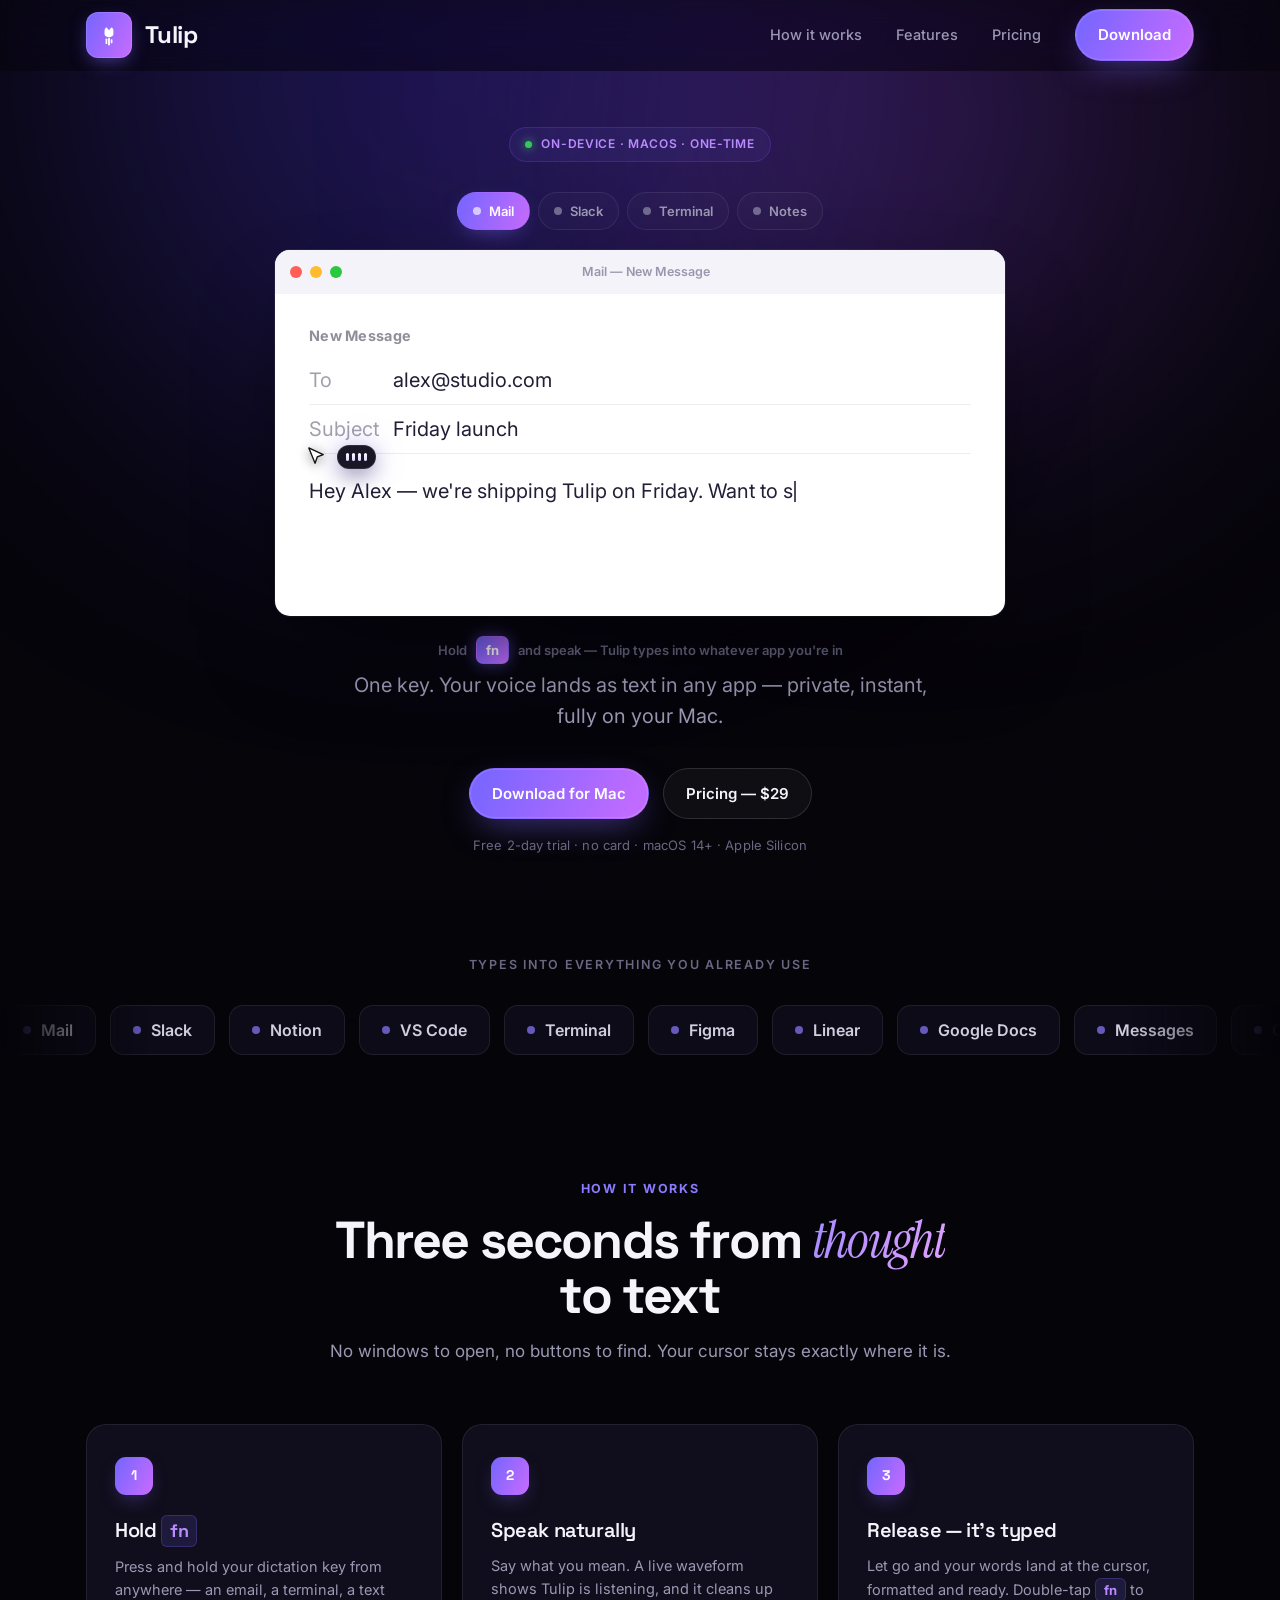
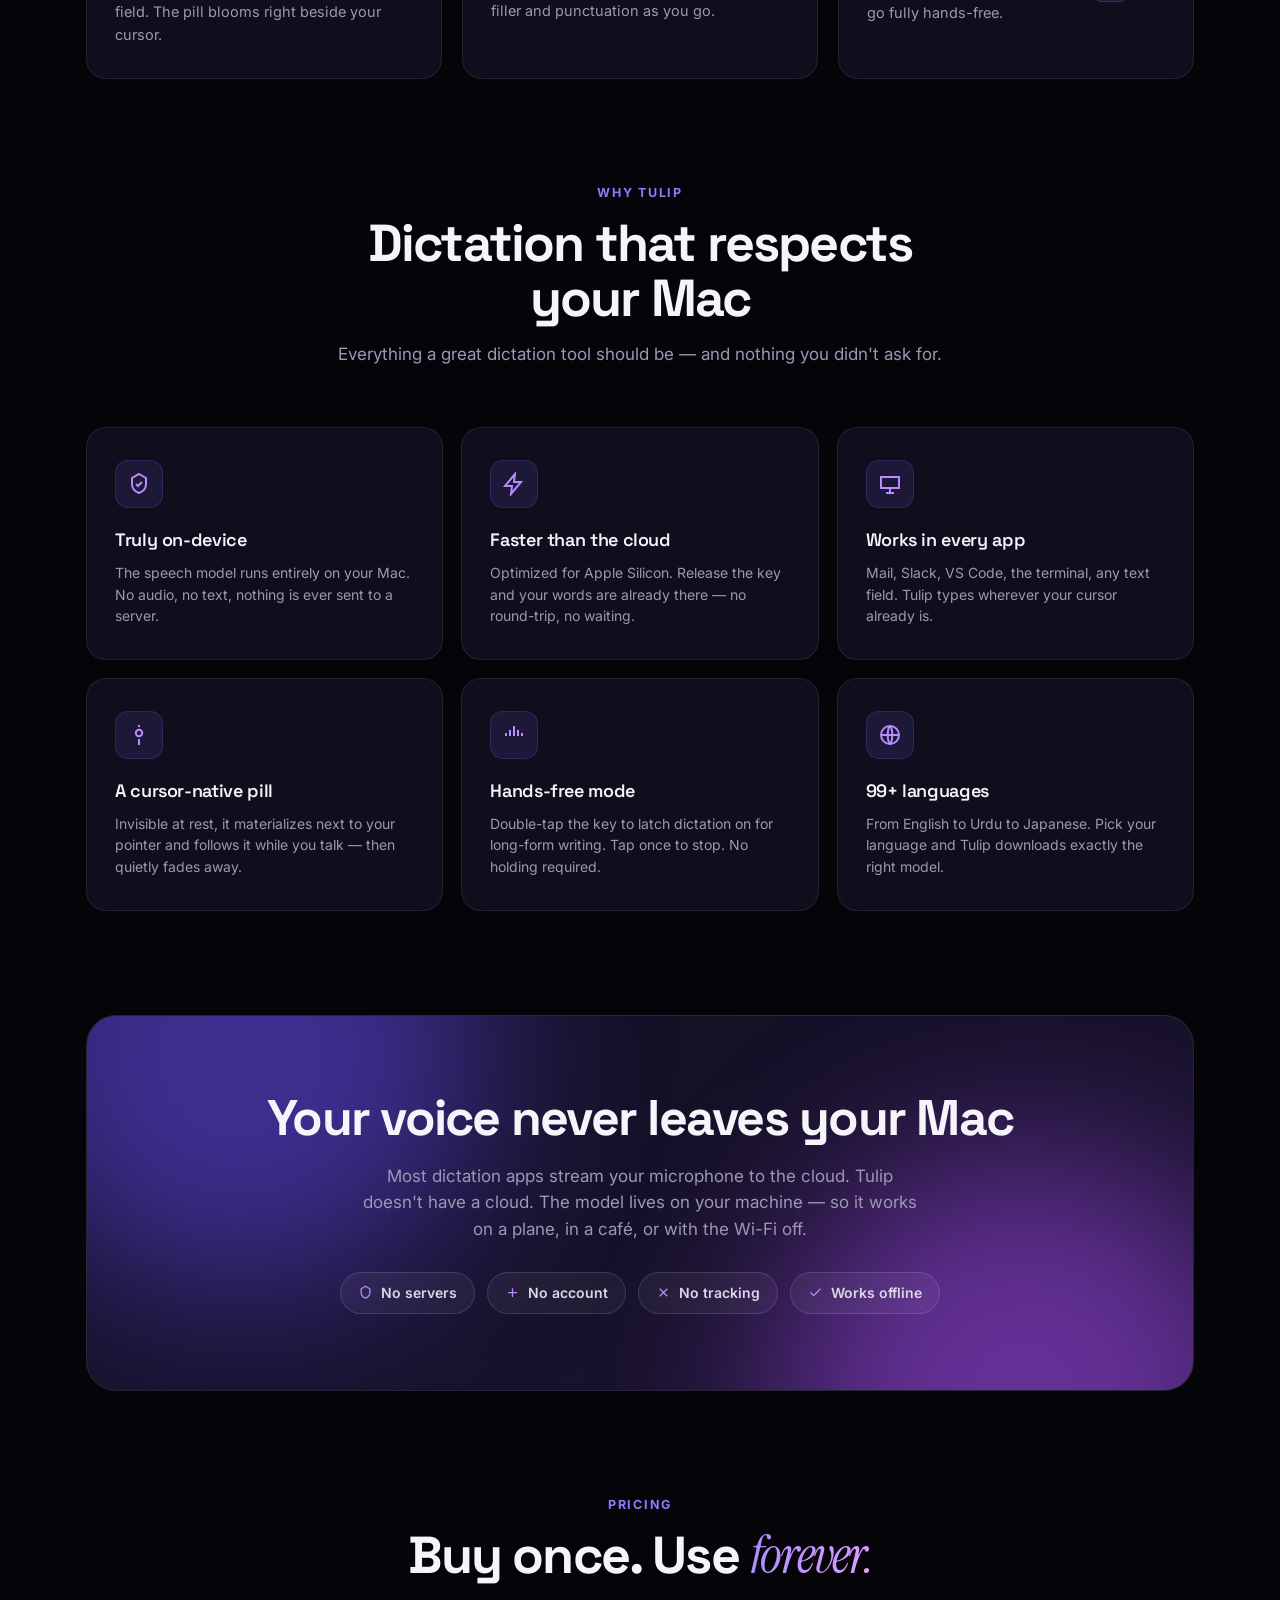
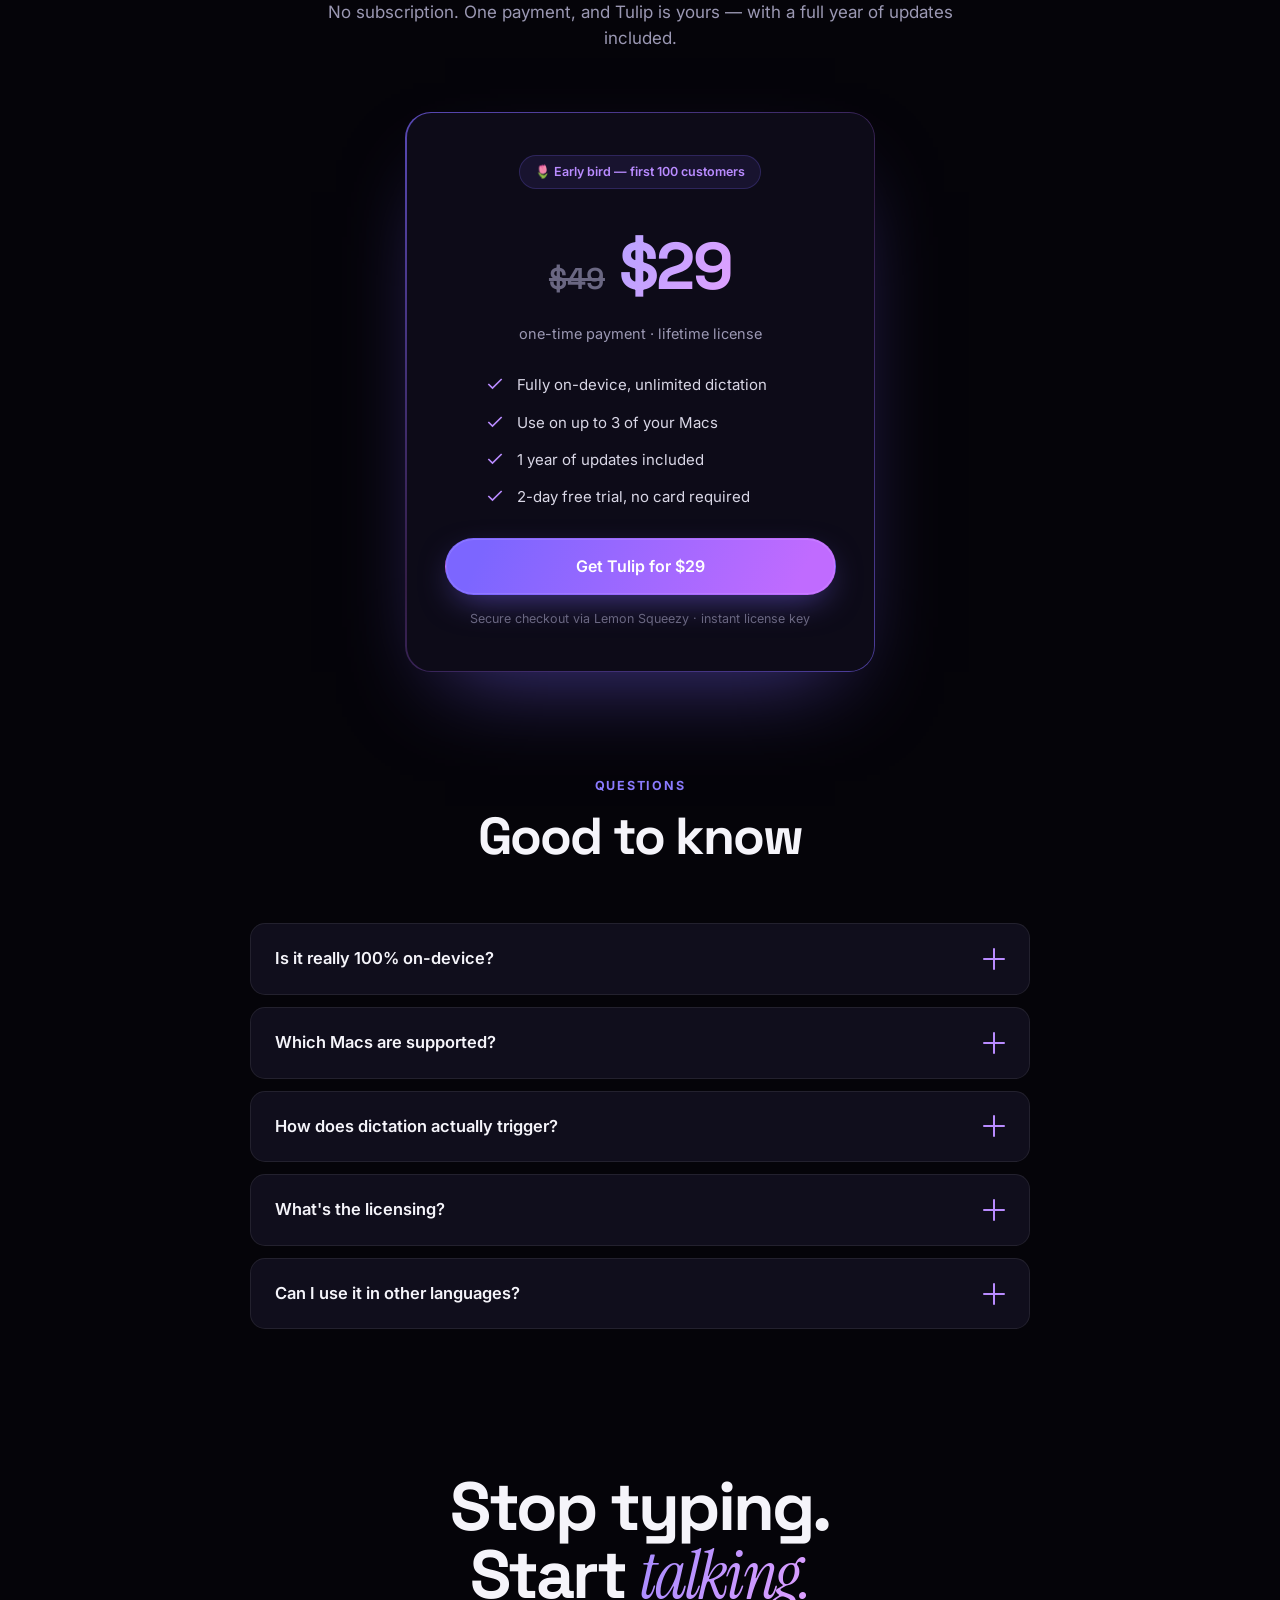
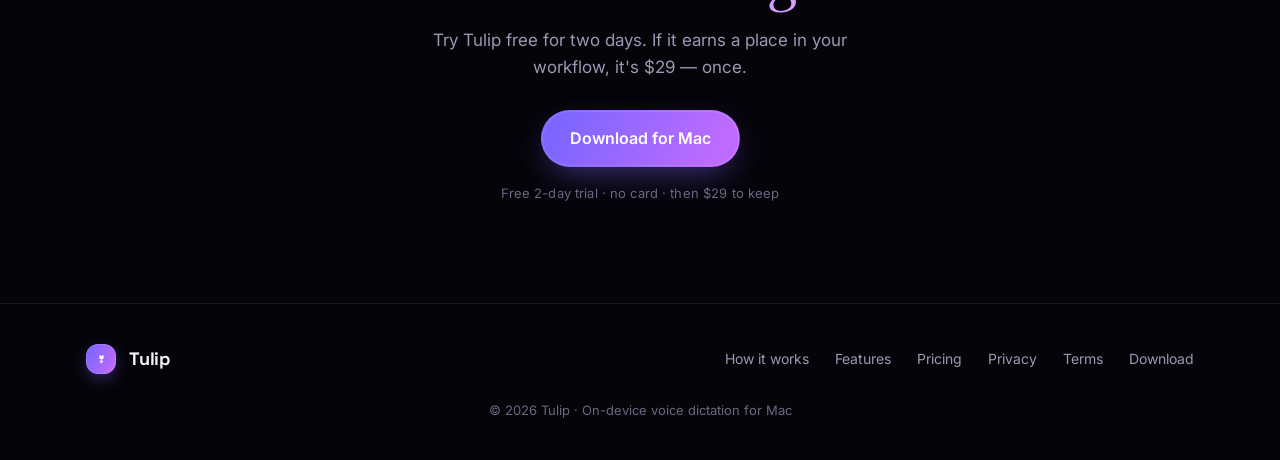
<file: index.html>
<!DOCTYPE html>
<html lang="en">
<head>
<meta charset="UTF-8" />
<meta name="viewport" content="width=device-width, initial-scale=1.0" />
<title>Tulip — Speak. It types. Anywhere.</title>
<meta name="description" content="On-device voice dictation for Mac. Hold a key, speak, and it types wherever your cursor is." />
<link rel="icon" href="data:image/svg+xml,%3Csvg xmlns='http://www.w3.org/2000/svg' viewBox='0 0 1024 1024'%3E%3Crect width='1024' height='1024' rx='230' fill='%237c66ff'/%3E%3Cpath d='M512 568C602 562 630 524 626 462C623 418 634 356 598 330C566 302 548 368 512 388C476 368 458 302 426 330C390 356 401 418 398 462C394 524 422 562 512 568Z' fill='white'/%3E%3Crect x='424' y='600' width='44' height='144' rx='22' fill='white'/%3E%3Crect x='488' y='582' width='48' height='196' rx='24' fill='white'/%3E%3Crect x='556' y='620' width='44' height='106' rx='22' fill='white'/%3E%3C/svg%3E" />
<link rel="preconnect" href="https://fonts.googleapis.com"><link rel="preconnect" href="https://fonts.gstatic.com" crossorigin>
<link href="https://fonts.googleapis.com/css2?family=Inter:wght@400;500;600;700&family=Instrument+Serif:ital@1&family=Space+Grotesk:wght@500;600;700&display=swap" rel="stylesheet">
<link rel="stylesheet" href="base.css">
</head>
<body class="v-centerpiece" data-variant="centerpiece">
  <div class="grain"></div>
  <div class="aura a1"></div><div class="aura a2"></div>
  <div id="app"></div>
  <script src="app.js"></script>
<!-- Cloudflare Web Analytics --><script type='module' src='https://static.cloudflareinsights.com/beacon.min.js' data-cf-beacon='{"token": "abae555088c346fdbfbc9cfa8f5d8379"}'></script><!-- End Cloudflare Web Analytics -->
</body>
</html>
</file>
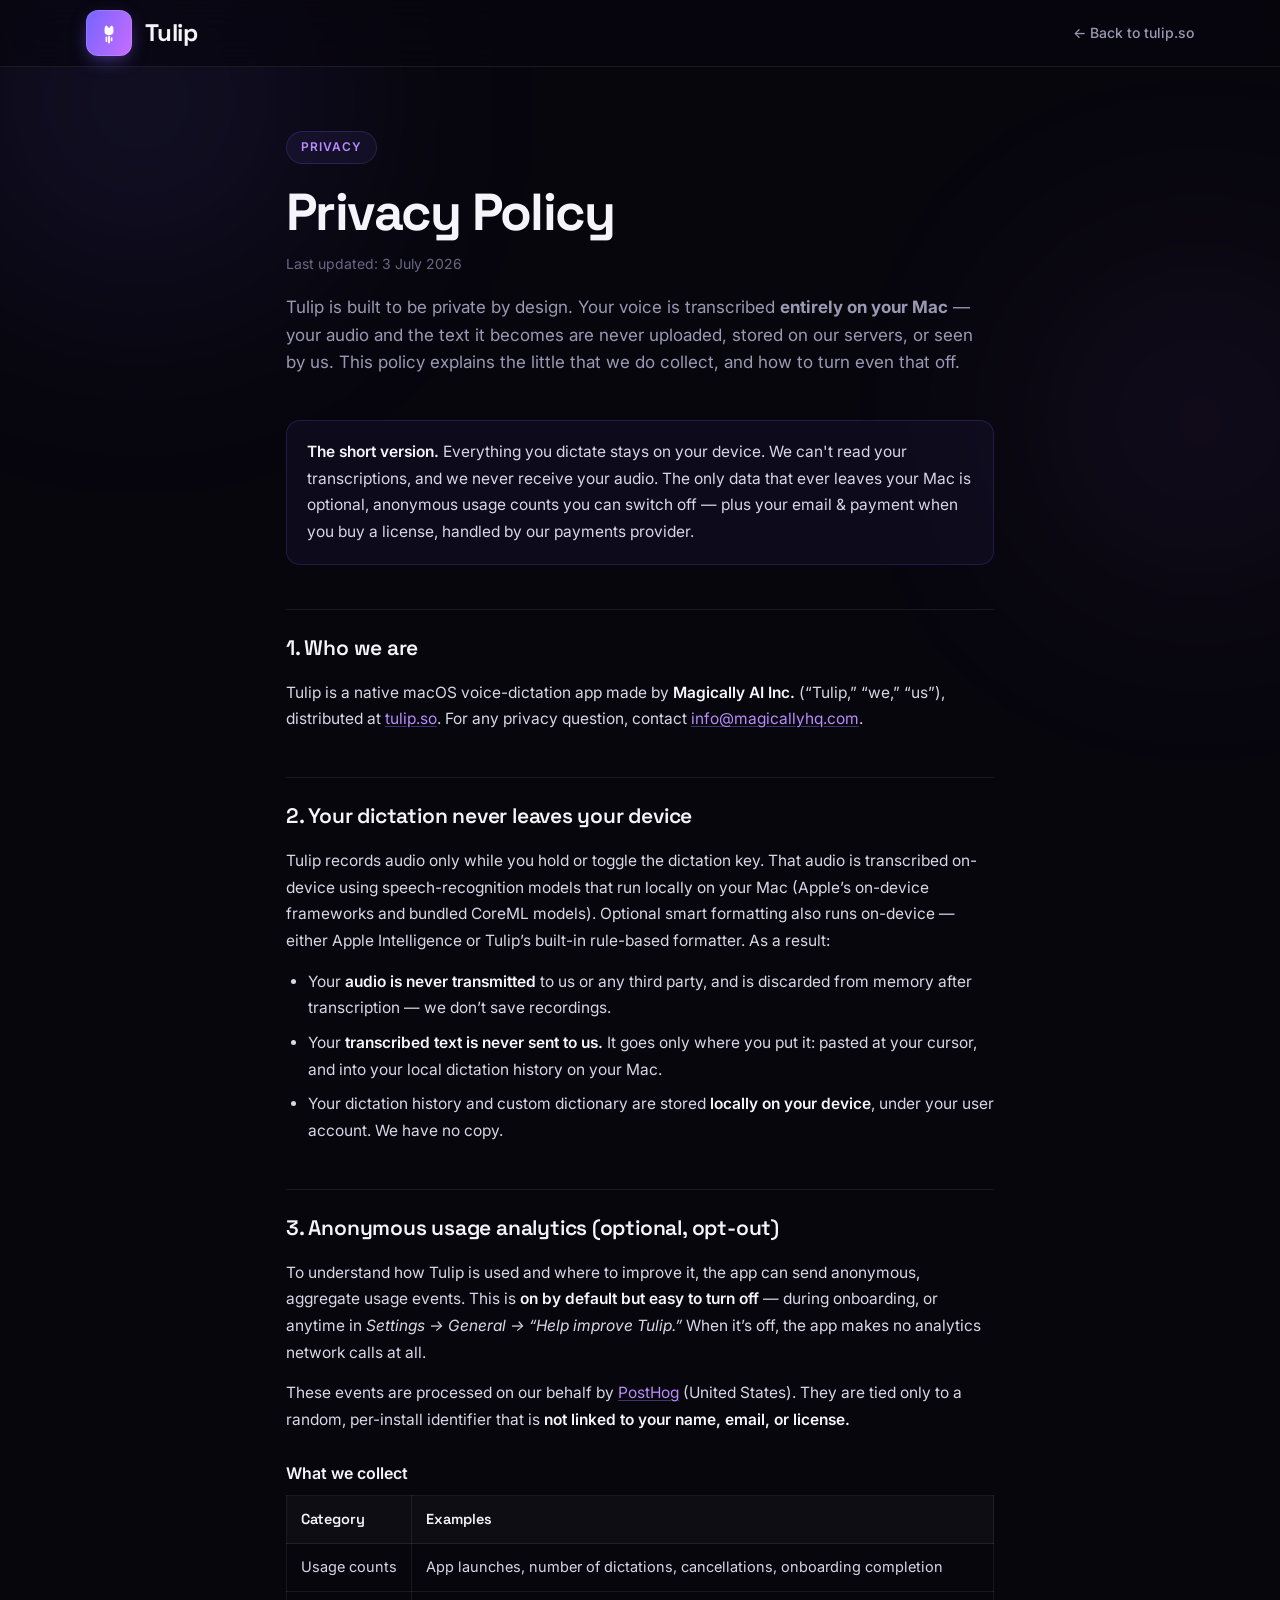
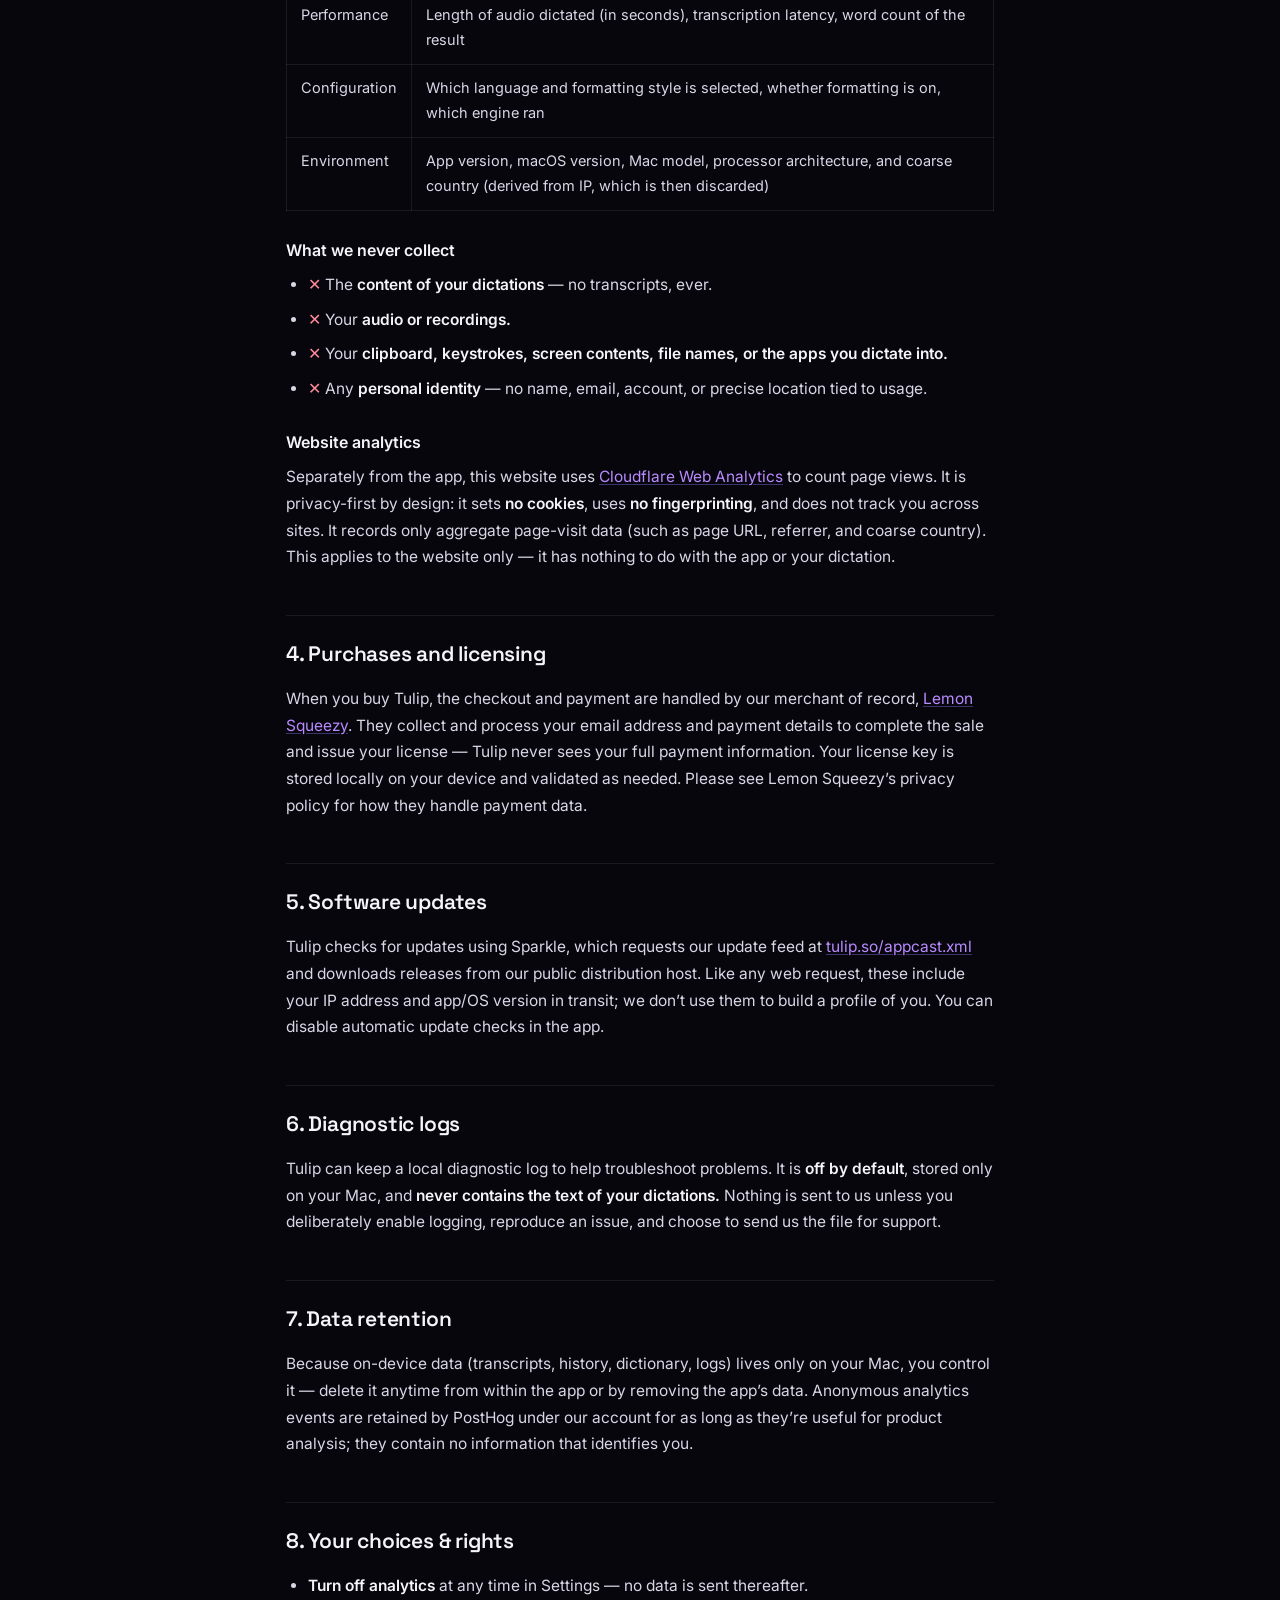
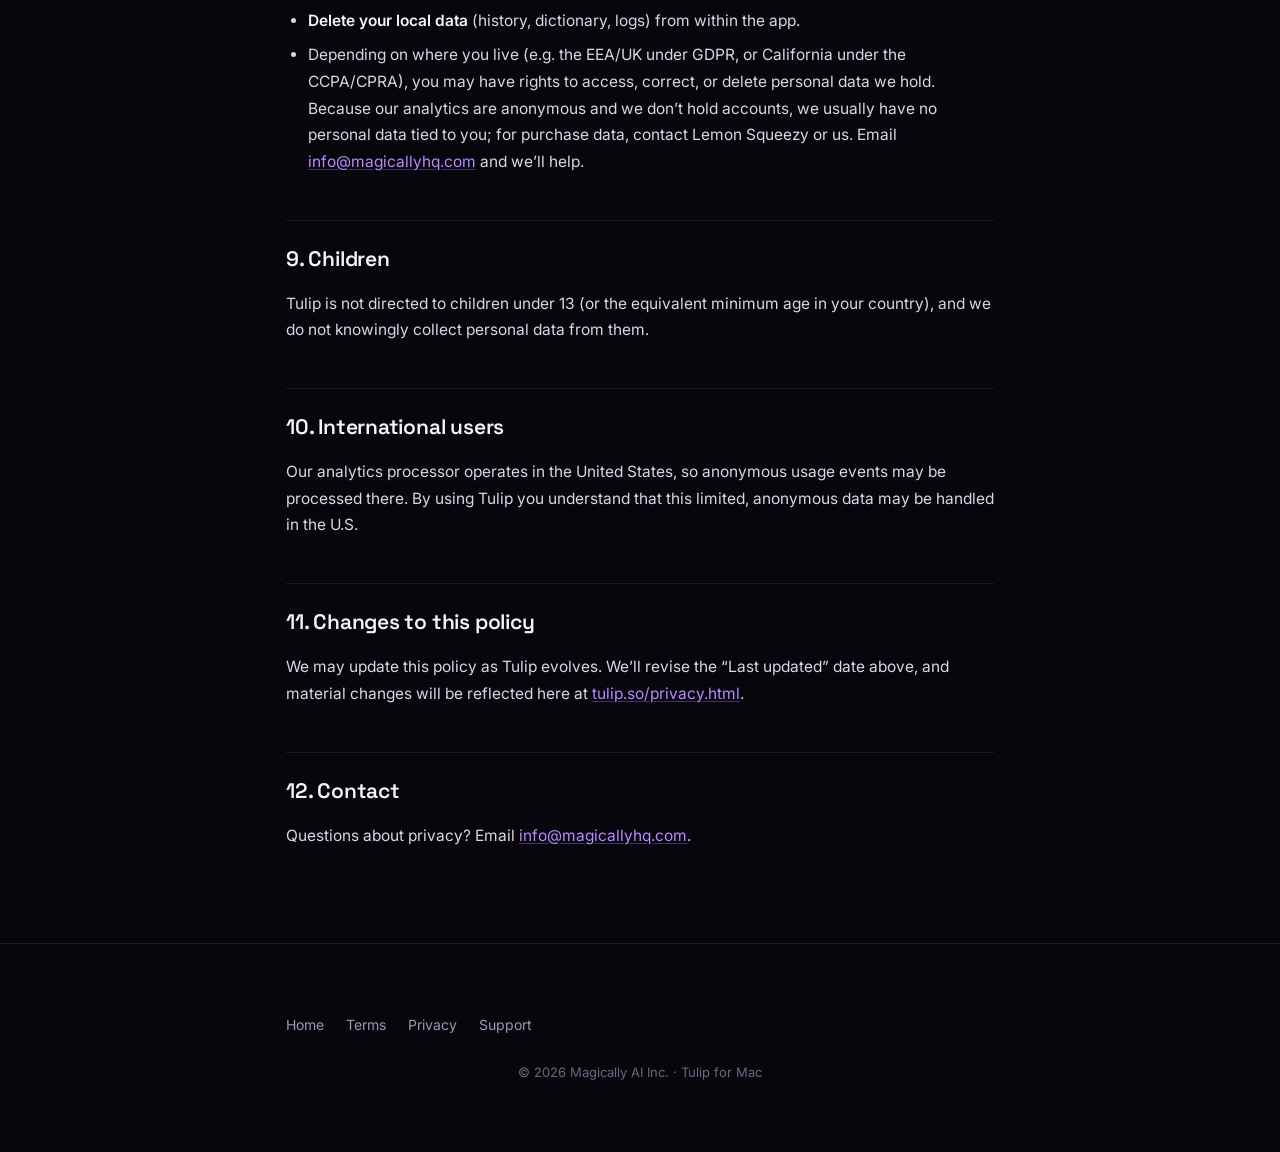
<file: privacy.html>
<!DOCTYPE html>
<html lang="en">
<head>
<meta charset="UTF-8" />
<meta name="viewport" content="width=device-width, initial-scale=1.0" />
<title>Privacy Policy — Tulip</title>
<meta name="description" content="How Tulip handles your data. Short version: your voice and transcripts never leave your Mac." />
<meta name="robots" content="index, follow" />
<link rel="icon" href="data:image/svg+xml,%3Csvg xmlns='http://www.w3.org/2000/svg' viewBox='0 0 1024 1024'%3E%3Crect width='1024' height='1024' rx='230' fill='%237c66ff'/%3E%3Cpath d='M512 568C602 562 630 524 626 462C623 418 634 356 598 330C566 302 548 368 512 388C476 368 458 302 426 330C390 356 401 418 398 462C394 524 422 562 512 568Z' fill='white'/%3E%3Crect x='424' y='600' width='44' height='144' rx='22' fill='white'/%3E%3Crect x='488' y='582' width='48' height='196' rx='24' fill='white'/%3E%3Crect x='556' y='620' width='44' height='106' rx='22' fill='white'/%3E%3C/svg%3E" />
<link rel="preconnect" href="https://fonts.googleapis.com"><link rel="preconnect" href="https://fonts.gstatic.com" crossorigin>
<link href="https://fonts.googleapis.com/css2?family=Inter:wght@400;500;600;700&family=Space+Grotesk:wght@500;600;700&display=swap" rel="stylesheet">
<link rel="stylesheet" href="base.css">
<link rel="stylesheet" href="legal.css">
</head>
<body class="legal">
  <div class="aura a1"></div><div class="aura a2"></div>

  <header><div class="wrap nav">
    <a class="brand" href="/"><span class="mk"><svg viewBox="0 0 1024 1024" aria-hidden="true"><path d="M512 568C602 562 630 524 626 462C623 418 634 356 598 330C566 302 548 368 512 388C476 368 458 302 426 330C390 356 401 418 398 462C394 524 422 562 512 568Z" fill="#fff"/><rect x="424" y="600" width="44" height="144" rx="22" fill="#fff"/><rect x="488" y="582" width="48" height="196" rx="24" fill="#fff"/><rect x="556" y="620" width="44" height="106" rx="22" fill="#fff"/></svg></span>Tulip</a>
    <a class="back" href="/">← Back to tulip.so</a>
  </div></header>

  <main>
    <div class="doc-wrap">
      <div class="doc-head">
        <span class="eyebrow">Privacy</span>
        <h1>Privacy Policy</h1>
        <div class="updated">Last updated: 3 July 2026</div>
        <p class="lede">Tulip is built to be private by design. Your voice is transcribed <strong>entirely on your Mac</strong> — your audio and the text it becomes are never uploaded, stored on our servers, or seen by us. This policy explains the little that we do collect, and how to turn even that off.</p>
      </div>

      <div class="legal-body">
        <div class="callout">
          <p><strong>The short version.</strong> Everything you dictate stays on your device. We can't read your transcriptions, and we never receive your audio. The only data that ever leaves your Mac is optional, anonymous usage counts you can switch off — plus your email &amp; payment when you buy a license, handled by our payments provider.</p>
        </div>

        <h2>1. Who we are</h2>
        <p>Tulip is a native macOS voice-dictation app made by <strong>Magically AI Inc.</strong> (“Tulip,” “we,” “us”), distributed at <a href="https://tulip.so">tulip.so</a>. For any privacy question, contact <a href="mailto:info@magicallyhq.com">info@magicallyhq.com</a>.</p>

        <h2>2. Your dictation never leaves your device</h2>
        <p>Tulip records audio only while you hold or toggle the dictation key. That audio is transcribed on-device using speech-recognition models that run locally on your Mac (Apple’s on-device frameworks and bundled CoreML models). Optional smart formatting also runs on-device — either Apple Intelligence or Tulip’s built-in rule-based formatter. As a result:</p>
        <ul>
          <li>Your <strong>audio is never transmitted</strong> to us or any third party, and is discarded from memory after transcription — we don’t save recordings.</li>
          <li>Your <strong>transcribed text is never sent to us.</strong> It goes only where you put it: pasted at your cursor, and into your local dictation history on your Mac.</li>
          <li>Your dictation history and custom dictionary are stored <strong>locally on your device</strong>, under your user account. We have no copy.</li>
        </ul>

        <h2>3. Anonymous usage analytics (optional, opt-out)</h2>
        <p>To understand how Tulip is used and where to improve it, the app can send anonymous, aggregate usage events. This is <strong>on by default but easy to turn off</strong> — during onboarding, or anytime in <em>Settings → General → “Help improve Tulip.”</em> When it’s off, the app makes no analytics network calls at all.</p>
        <p>These events are processed on our behalf by <a href="https://posthog.com/privacy">PostHog</a> (United States). They are tied only to a random, per-install identifier that is <strong>not linked to your name, email, or license.</strong></p>

        <h3>What we collect</h3>
        <table>
          <tr><th>Category</th><th>Examples</th></tr>
          <tr><td>Usage counts</td><td>App launches, number of dictations, cancellations, onboarding completion</td></tr>
          <tr><td>Performance</td><td>Length of audio dictated (in seconds), transcription latency, word count of the result</td></tr>
          <tr><td>Configuration</td><td>Which language and formatting style is selected, whether formatting is on, which engine ran</td></tr>
          <tr><td>Environment</td><td>App version, macOS version, Mac model, processor architecture, and coarse country (derived from IP, which is then discarded)</td></tr>
        </table>

        <h3>What we never collect</h3>
        <ul>
          <li><span class="no">✕</span> The <strong>content of your dictations</strong> — no transcripts, ever.</li>
          <li><span class="no">✕</span> Your <strong>audio or recordings.</strong></li>
          <li><span class="no">✕</span> Your <strong>clipboard, keystrokes, screen contents, file names, or the apps you dictate into.</strong></li>
          <li><span class="no">✕</span> Any <strong>personal identity</strong> — no name, email, account, or precise location tied to usage.</li>
        </ul>

        <h3>Website analytics</h3>
        <p>Separately from the app, this website uses <a href="https://www.cloudflare.com/web-analytics/">Cloudflare Web Analytics</a> to count page views. It is privacy-first by design: it sets <strong>no cookies</strong>, uses <strong>no fingerprinting</strong>, and does not track you across sites. It records only aggregate page-visit data (such as page URL, referrer, and coarse country). This applies to the website only — it has nothing to do with the app or your dictation.</p>

        <h2>4. Purchases and licensing</h2>
        <p>When you buy Tulip, the checkout and payment are handled by our merchant of record, <a href="https://www.lemonsqueezy.com/privacy">Lemon Squeezy</a>. They collect and process your email address and payment details to complete the sale and issue your license — Tulip never sees your full payment information. Your license key is stored locally on your device and validated as needed. Please see Lemon Squeezy’s privacy policy for how they handle payment data.</p>

        <h2>5. Software updates</h2>
        <p>Tulip checks for updates using Sparkle, which requests our update feed at <a href="https://tulip.so/appcast.xml">tulip.so/appcast.xml</a> and downloads releases from our public distribution host. Like any web request, these include your IP address and app/OS version in transit; we don’t use them to build a profile of you. You can disable automatic update checks in the app.</p>

        <h2>6. Diagnostic logs</h2>
        <p>Tulip can keep a local diagnostic log to help troubleshoot problems. It is <strong>off by default</strong>, stored only on your Mac, and <strong>never contains the text of your dictations.</strong> Nothing is sent to us unless you deliberately enable logging, reproduce an issue, and choose to send us the file for support.</p>

        <h2>7. Data retention</h2>
        <p>Because on-device data (transcripts, history, dictionary, logs) lives only on your Mac, you control it — delete it anytime from within the app or by removing the app’s data. Anonymous analytics events are retained by PostHog under our account for as long as they’re useful for product analysis; they contain no information that identifies you.</p>

        <h2>8. Your choices &amp; rights</h2>
        <ul>
          <li><strong>Turn off analytics</strong> at any time in Settings — no data is sent thereafter.</li>
          <li><strong>Delete your local data</strong> (history, dictionary, logs) from within the app.</li>
          <li>Depending on where you live (e.g. the EEA/UK under GDPR, or California under the CCPA/CPRA), you may have rights to access, correct, or delete personal data we hold. Because our analytics are anonymous and we don’t hold accounts, we usually have no personal data tied to you; for purchase data, contact Lemon Squeezy or us. Email <a href="mailto:info@magicallyhq.com">info@magicallyhq.com</a> and we’ll help.</li>
        </ul>

        <h2>9. Children</h2>
        <p>Tulip is not directed to children under 13 (or the equivalent minimum age in your country), and we do not knowingly collect personal data from them.</p>

        <h2>10. International users</h2>
        <p>Our analytics processor operates in the United States, so anonymous usage events may be processed there. By using Tulip you understand that this limited, anonymous data may be handled in the U.S.</p>

        <h2>11. Changes to this policy</h2>
        <p>We may update this policy as Tulip evolves. We’ll revise the “Last updated” date above, and material changes will be reflected here at <a href="https://tulip.so/privacy.html">tulip.so/privacy.html</a>.</p>

        <h2>12. Contact</h2>
        <p>Questions about privacy? Email <a href="mailto:info@magicallyhq.com">info@magicallyhq.com</a>.</p>
      </div>
    </div>
  </main>

  <footer><div class="foot">
    <div class="fl"><a href="/">Home</a><a href="/terms.html">Terms</a><a href="/privacy.html">Privacy</a><a href="mailto:info@magicallyhq.com">Support</a></div>
    <div class="cr">© 2026 Magically AI Inc. · Tulip for Mac</div>
  </div></footer>
<!-- Cloudflare Web Analytics --><script type='module' src='https://static.cloudflareinsights.com/beacon.min.js' data-cf-beacon='{"token": "abae555088c346fdbfbc9cfa8f5d8379"}'></script><!-- End Cloudflare Web Analytics -->
</body>
</html>
</file>
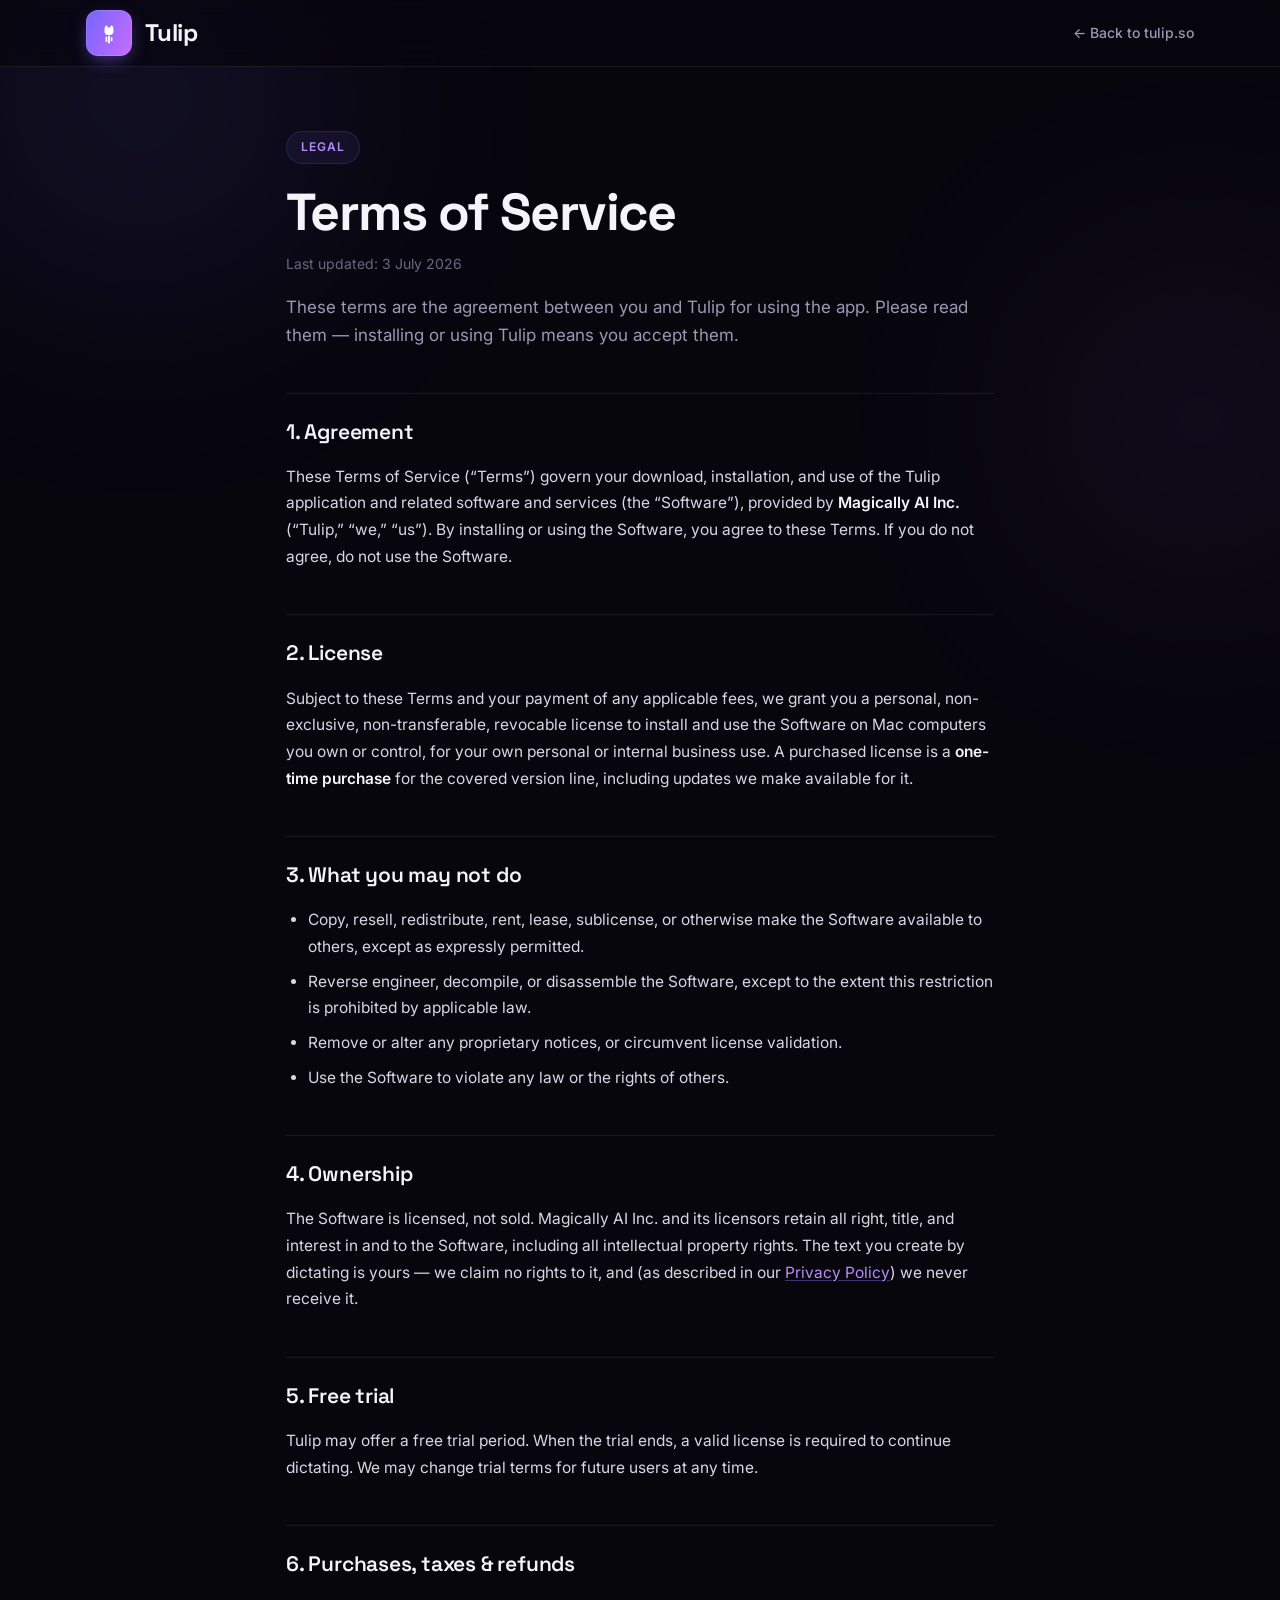
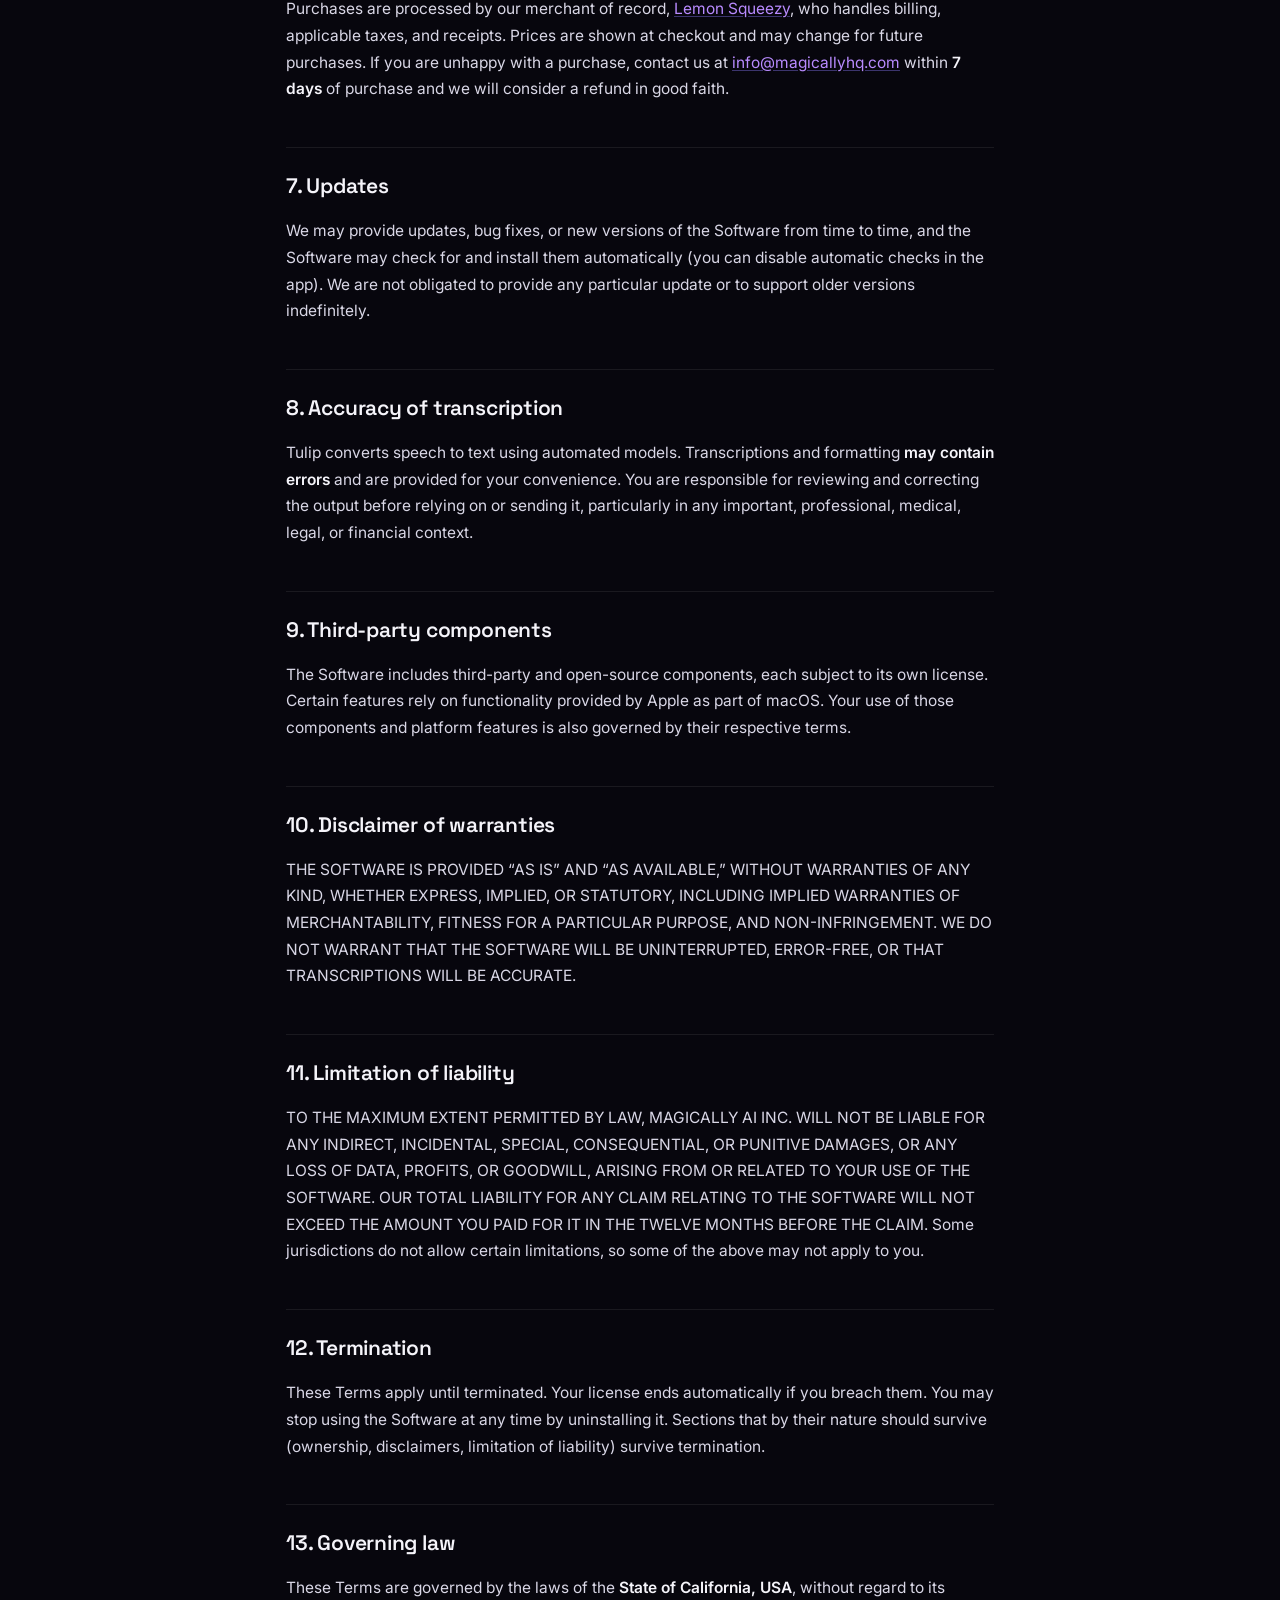
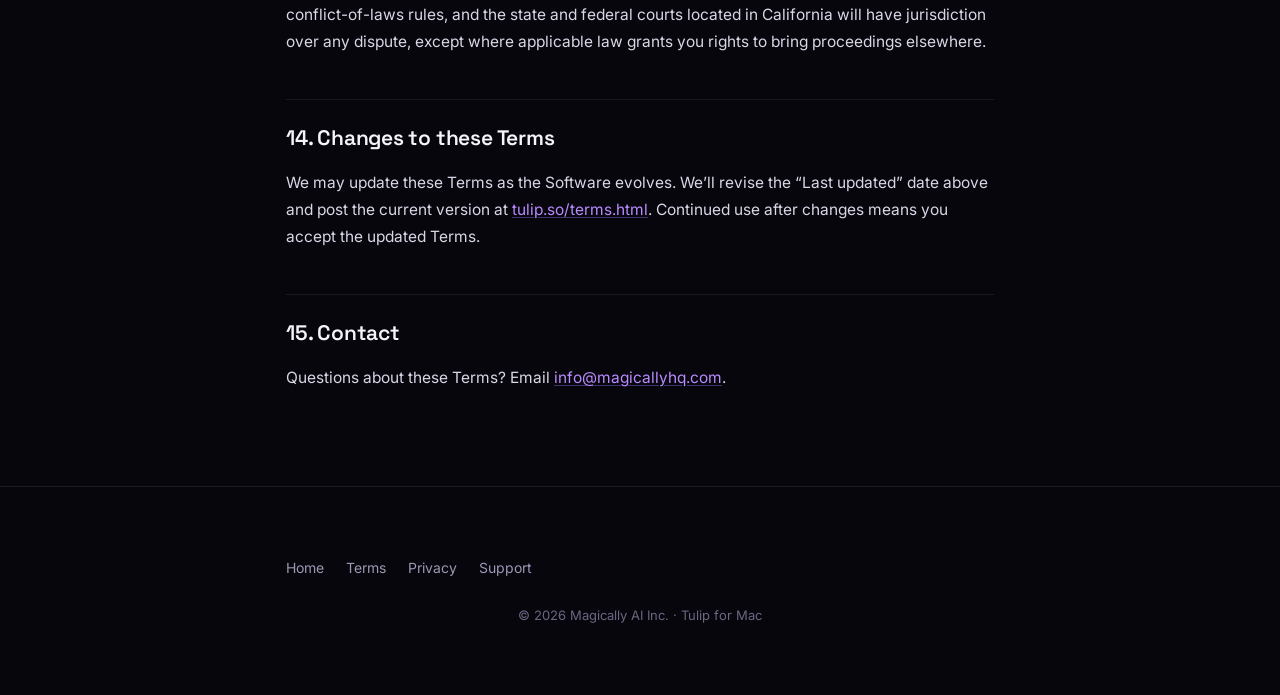
<file: terms.html>
<!DOCTYPE html>
<html lang="en">
<head>
<meta charset="UTF-8" />
<meta name="viewport" content="width=device-width, initial-scale=1.0" />
<title>Terms of Service — Tulip</title>
<meta name="description" content="The terms for using Tulip, the on-device voice dictation app for Mac." />
<meta name="robots" content="index, follow" />
<link rel="icon" href="data:image/svg+xml,%3Csvg xmlns='http://www.w3.org/2000/svg' viewBox='0 0 1024 1024'%3E%3Crect width='1024' height='1024' rx='230' fill='%237c66ff'/%3E%3Cpath d='M512 568C602 562 630 524 626 462C623 418 634 356 598 330C566 302 548 368 512 388C476 368 458 302 426 330C390 356 401 418 398 462C394 524 422 562 512 568Z' fill='white'/%3E%3Crect x='424' y='600' width='44' height='144' rx='22' fill='white'/%3E%3Crect x='488' y='582' width='48' height='196' rx='24' fill='white'/%3E%3Crect x='556' y='620' width='44' height='106' rx='22' fill='white'/%3E%3C/svg%3E" />
<link rel="preconnect" href="https://fonts.googleapis.com"><link rel="preconnect" href="https://fonts.gstatic.com" crossorigin>
<link href="https://fonts.googleapis.com/css2?family=Inter:wght@400;500;600;700&family=Space+Grotesk:wght@500;600;700&display=swap" rel="stylesheet">
<link rel="stylesheet" href="base.css">
<link rel="stylesheet" href="legal.css">
</head>
<body class="legal">
  <div class="aura a1"></div><div class="aura a2"></div>

  <header><div class="wrap nav">
    <a class="brand" href="/"><span class="mk"><svg viewBox="0 0 1024 1024" aria-hidden="true"><path d="M512 568C602 562 630 524 626 462C623 418 634 356 598 330C566 302 548 368 512 388C476 368 458 302 426 330C390 356 401 418 398 462C394 524 422 562 512 568Z" fill="#fff"/><rect x="424" y="600" width="44" height="144" rx="22" fill="#fff"/><rect x="488" y="582" width="48" height="196" rx="24" fill="#fff"/><rect x="556" y="620" width="44" height="106" rx="22" fill="#fff"/></svg></span>Tulip</a>
    <a class="back" href="/">← Back to tulip.so</a>
  </div></header>

  <main>
    <div class="doc-wrap">
      <div class="doc-head">
        <span class="eyebrow">Legal</span>
        <h1>Terms of Service</h1>
        <div class="updated">Last updated: 3 July 2026</div>
        <p class="lede">These terms are the agreement between you and Tulip for using the app. Please read them — installing or using Tulip means you accept them.</p>
      </div>

      <div class="legal-body">
        <h2>1. Agreement</h2>
        <p>These Terms of Service (“Terms”) govern your download, installation, and use of the Tulip application and related software and services (the “Software”), provided by <strong>Magically AI Inc.</strong> (“Tulip,” “we,” “us”). By installing or using the Software, you agree to these Terms. If you do not agree, do not use the Software.</p>

        <h2>2. License</h2>
        <p>Subject to these Terms and your payment of any applicable fees, we grant you a personal, non-exclusive, non-transferable, revocable license to install and use the Software on Mac computers you own or control, for your own personal or internal business use. A purchased license is a <strong>one-time purchase</strong> for the covered version line, including updates we make available for it.</p>

        <h2>3. What you may not do</h2>
        <ul>
          <li>Copy, resell, redistribute, rent, lease, sublicense, or otherwise make the Software available to others, except as expressly permitted.</li>
          <li>Reverse engineer, decompile, or disassemble the Software, except to the extent this restriction is prohibited by applicable law.</li>
          <li>Remove or alter any proprietary notices, or circumvent license validation.</li>
          <li>Use the Software to violate any law or the rights of others.</li>
        </ul>

        <h2>4. Ownership</h2>
        <p>The Software is licensed, not sold. Magically AI Inc. and its licensors retain all right, title, and interest in and to the Software, including all intellectual property rights. The text you create by dictating is yours — we claim no rights to it, and (as described in our <a href="/privacy.html">Privacy Policy</a>) we never receive it.</p>

        <h2>5. Free trial</h2>
        <p>Tulip may offer a free trial period. When the trial ends, a valid license is required to continue dictating. We may change trial terms for future users at any time.</p>

        <h2>6. Purchases, taxes &amp; refunds</h2>
        <p>Purchases are processed by our merchant of record, <a href="https://www.lemonsqueezy.com/">Lemon Squeezy</a>, who handles billing, applicable taxes, and receipts. Prices are shown at checkout and may change for future purchases. If you are unhappy with a purchase, contact us at <a href="mailto:info@magicallyhq.com">info@magicallyhq.com</a> within <strong>7 days</strong> of purchase and we will consider a refund in good faith.</p>

        <h2>7. Updates</h2>
        <p>We may provide updates, bug fixes, or new versions of the Software from time to time, and the Software may check for and install them automatically (you can disable automatic checks in the app). We are not obligated to provide any particular update or to support older versions indefinitely.</p>

        <h2>8. Accuracy of transcription</h2>
        <p>Tulip converts speech to text using automated models. Transcriptions and formatting <strong>may contain errors</strong> and are provided for your convenience. You are responsible for reviewing and correcting the output before relying on or sending it, particularly in any important, professional, medical, legal, or financial context.</p>

        <h2>9. Third-party components</h2>
        <p>The Software includes third-party and open-source components, each subject to its own license. Certain features rely on functionality provided by Apple as part of macOS. Your use of those components and platform features is also governed by their respective terms.</p>

        <h2>10. Disclaimer of warranties</h2>
        <p>THE SOFTWARE IS PROVIDED “AS IS” AND “AS AVAILABLE,” WITHOUT WARRANTIES OF ANY KIND, WHETHER EXPRESS, IMPLIED, OR STATUTORY, INCLUDING IMPLIED WARRANTIES OF MERCHANTABILITY, FITNESS FOR A PARTICULAR PURPOSE, AND NON-INFRINGEMENT. WE DO NOT WARRANT THAT THE SOFTWARE WILL BE UNINTERRUPTED, ERROR-FREE, OR THAT TRANSCRIPTIONS WILL BE ACCURATE.</p>

        <h2>11. Limitation of liability</h2>
        <p>TO THE MAXIMUM EXTENT PERMITTED BY LAW, MAGICALLY AI INC. WILL NOT BE LIABLE FOR ANY INDIRECT, INCIDENTAL, SPECIAL, CONSEQUENTIAL, OR PUNITIVE DAMAGES, OR ANY LOSS OF DATA, PROFITS, OR GOODWILL, ARISING FROM OR RELATED TO YOUR USE OF THE SOFTWARE. OUR TOTAL LIABILITY FOR ANY CLAIM RELATING TO THE SOFTWARE WILL NOT EXCEED THE AMOUNT YOU PAID FOR IT IN THE TWELVE MONTHS BEFORE THE CLAIM. Some jurisdictions do not allow certain limitations, so some of the above may not apply to you.</p>

        <h2>12. Termination</h2>
        <p>These Terms apply until terminated. Your license ends automatically if you breach them. You may stop using the Software at any time by uninstalling it. Sections that by their nature should survive (ownership, disclaimers, limitation of liability) survive termination.</p>

        <h2>13. Governing law</h2>
        <p>These Terms are governed by the laws of the <strong>State of California, USA</strong>, without regard to its conflict-of-laws rules, and the state and federal courts located in California will have jurisdiction over any dispute, except where applicable law grants you rights to bring proceedings elsewhere.</p>

        <h2>14. Changes to these Terms</h2>
        <p>We may update these Terms as the Software evolves. We’ll revise the “Last updated” date above and post the current version at <a href="https://tulip.so/terms.html">tulip.so/terms.html</a>. Continued use after changes means you accept the updated Terms.</p>

        <h2>15. Contact</h2>
        <p>Questions about these Terms? Email <a href="mailto:info@magicallyhq.com">info@magicallyhq.com</a>.</p>
      </div>
    </div>
  </main>

  <footer><div class="foot">
    <div class="fl"><a href="/">Home</a><a href="/terms.html">Terms</a><a href="/privacy.html">Privacy</a><a href="mailto:info@magicallyhq.com">Support</a></div>
    <div class="cr">© 2026 Magically AI Inc. · Tulip for Mac</div>
  </div></footer>
<!-- Cloudflare Web Analytics --><script type='module' src='https://static.cloudflareinsights.com/beacon.min.js' data-cf-beacon='{"token": "abae555088c346fdbfbc9cfa8f5d8379"}'></script><!-- End Cloudflare Web Analytics -->
</body>
</html>
</file>
<file: base.css>
/* ===== Tulip landing — shared base (dark, premium) ===== */
:root{
  --v1:#7c66ff; --v2:#c06bff; --violet:#8b7bff; --violet-2:#b98bff;
  --grad:linear-gradient(115deg,var(--v1) 10%,var(--v2) 90%);
  --bg:#07060d; --bg-2:#0d0b18; --panel:#100e1c;
  --txt:#f5f4fa; --muted:#9b98b3; --faint:#6a6782;
  --line:rgba(255,255,255,.08); --line-2:rgba(255,255,255,.13);
  --glow:rgba(124,102,255,.55);
  --disp:"Space Grotesk",-apple-system,BlinkMacSystemFont,sans-serif;
  --serif:"Instrument Serif",Georgia,serif;
  --ui:"Inter",-apple-system,BlinkMacSystemFont,"Segoe UI",sans-serif;
}
*{box-sizing:border-box;margin:0;padding:0}
html{scroll-behavior:smooth}
body{font-family:var(--ui);background:var(--bg);color:var(--txt);line-height:1.55;
  -webkit-font-smoothing:antialiased;overflow-x:hidden}
a{color:inherit;text-decoration:none}
.wrap{max-width:1160px;margin:0 auto;padding:0 26px}

.grain{position:fixed;inset:0;z-index:1;pointer-events:none;opacity:.04;mix-blend-mode:overlay;
  background:url("data:image/svg+xml,%3Csvg xmlns='http://www.w3.org/2000/svg'%3E%3Cfilter id='n'%3E%3CfeTurbulence type='fractalNoise' baseFrequency='0.82' numOctaves='2' stitchTiles='stitch'/%3E%3C/filter%3E%3Crect width='100%25' height='100%25' filter='url(%23n)'/%3E%3C/svg%3E")}
#app{position:relative;z-index:3}

/* buttons */
.btn{display:inline-flex;align-items:center;gap:9px;font-family:var(--ui);font-size:15px;font-weight:600;
  padding:13px 22px;border-radius:999px;cursor:pointer;border:1px solid transparent;
  transition:transform .2s cubic-bezier(.2,.7,.2,1),box-shadow .25s,background .2s,border-color .2s;white-space:nowrap}
.btn-primary{background:var(--grad);color:#fff;box-shadow:0 0 0 1px rgba(255,255,255,.12) inset,0 12px 34px -10px var(--glow)}
.btn-primary:hover{transform:translateY(-2px);box-shadow:0 0 0 1px rgba(255,255,255,.2) inset,0 18px 44px -10px var(--glow)}
.btn-ghost{background:rgba(255,255,255,.04);border-color:var(--line-2);color:var(--txt)}
.btn-ghost:hover{background:rgba(255,255,255,.08);transform:translateY(-2px)}
.btn .was{opacity:.65;text-decoration:line-through;font-weight:500}

/* nav */
header{position:sticky;top:0;z-index:60;backdrop-filter:blur(18px) saturate(150%);
  background:rgba(7,6,13,.6);border-bottom:1px solid transparent;transition:border-color .25s,background .25s}
header.scrolled{border-color:var(--line);background:rgba(7,6,13,.82)}
.nav{display:flex;align-items:center;justify-content:space-between;height:70px}
.brand{display:flex;align-items:center;gap:13px;font-family:var(--disp);font-weight:700;font-size:24px;letter-spacing:-.01em}
.brand .mk{width:46px;height:46px;border-radius:12px;background:var(--grad);display:grid;place-items:center;
  box-shadow:0 6px 18px -4px var(--glow),0 0 0 1px rgba(255,255,255,.12) inset}
.brand .mk svg{width:40px;height:40px}
.nav-links{display:flex;align-items:center;gap:34px}
.nav-links .link{font-size:14.5px;color:var(--muted);font-weight:500;transition:color .18s}
.nav-links .link:hover{color:var(--txt)}
@media(max-width:760px){.nav-links .link{display:none}}

/* hero (shared bones; variants restyle bg + accents) */
.hero{padding:96px 0 30px;text-align:center;position:relative}
.badge{display:inline-flex;align-items:center;gap:9px;font-size:12px;font-weight:600;letter-spacing:.06em;
  text-transform:uppercase;color:var(--violet-2);background:rgba(124,102,255,.08);
  border:1px solid rgba(124,102,255,.2);padding:7px 15px;border-radius:999px;margin-bottom:30px}
.badge .d{width:7px;height:7px;border-radius:50%;background:#34c759;box-shadow:0 0 10px #34c759}
h1{font-family:var(--disp);font-weight:700;font-size:clamp(46px,8.4vw,92px);line-height:.98;letter-spacing:-.04em}
h1 .word{display:inline-block}
h1 em{font-family:var(--serif);font-style:italic;font-weight:400;letter-spacing:-.01em;
  background:linear-gradient(115deg,#a58bff,#e0a0ff);-webkit-background-clip:text;background-clip:text;color:transparent;position:relative}
h1 em::after{content:"";position:absolute;inset:-8% -6%;background:radial-gradient(60% 60% at 50% 50%,rgba(180,120,255,.5),transparent 70%);filter:blur(22px);z-index:-1}
.sub{font-size:clamp(17px,2.2vw,20px);color:var(--muted);max-width:600px;margin:26px auto 0;font-weight:400}
.ctas{display:flex;gap:14px;justify-content:center;flex-wrap:wrap;margin-top:36px}
.dl-note{margin-top:16px;font-size:13px;color:var(--faint);letter-spacing:.01em}
.metas{margin-top:22px;display:flex;gap:20px;justify-content:center;flex-wrap:wrap;font-size:13px;color:var(--faint)}
.metas span{display:inline-flex;align-items:center;gap:7px}
.metas svg{width:15px;height:15px;color:var(--violet)}
.anim h1 .word,.anim h1 em{opacity:0;transform:translateY(24px);filter:blur(6px);animation:rise .9s cubic-bezier(.2,.7,.2,1) forwards}
.anim h1 .l0{animation-delay:.05s}.anim h1 .l1{animation-delay:.16s}.anim h1 .l2{animation-delay:.27s}
@keyframes rise{to{opacity:1;transform:none;filter:blur(0)}}

/* demo window */
.stage{position:relative;max-width:940px;margin:60px auto 0}
.stage::before{content:"";position:absolute;inset:-6% -4% -12%;z-index:0;
  background:radial-gradient(60% 55% at 50% 40%,rgba(124,102,255,.55),transparent 72%);filter:blur(46px)}
.window{position:relative;z-index:1;background:#fdfdff;border-radius:16px;overflow:hidden;
  box-shadow:0 40px 90px -30px rgba(0,0,0,.7),0 0 0 1px rgba(255,255,255,.08)}
.titlebar{height:44px;display:flex;align-items:center;gap:8px;padding:0 16px;background:#f4f3f9;border-bottom:1px solid #ececf3}
.tl{width:12px;height:12px;border-radius:50%}.tl.r{background:#ff5f57}.tl.y{background:#febc2e}.tl.g{background:#28c840}
.titlebar .tt{margin:0 auto;font-size:12.5px;color:#a3a0b3;font-weight:500;transform:translateX(-24px)}
.scene{position:relative;aspect-ratio:16/9.4;background:radial-gradient(120% 120% at 78% 0%,#fff 0%,#f3f1fb 100%);overflow:hidden;text-align:left}
.doc{position:absolute;inset:0;padding:7% 8%;font-size:clamp(15px,2.5vw,27px);line-height:1.7;color:#26233b;font-weight:500;font-family:var(--ui)}
.doc .to{font-size:.6em;text-transform:uppercase;letter-spacing:.16em;color:#b7b3c9;font-weight:700;margin-bottom:.55em}
.doc .typed{min-height:1.7em}
.caret{display:inline-block;width:2px;height:1.05em;background:var(--v1);vertical-align:-.16em;margin-left:1px;animation:blink 1.05s steps(1) infinite}
@keyframes blink{50%{opacity:0}}
.pointer{position:absolute;width:26px;height:26px;left:9%;top:66%;z-index:6;
  transition:left .9s cubic-bezier(.6,.05,.2,1),top .9s cubic-bezier(.6,.05,.2,1);filter:drop-shadow(0 3px 6px rgba(0,0,0,.3))}
.pill{position:absolute;z-index:7;left:9%;top:56%;display:flex;align-items:center;
  height:clamp(28px,4.8vw,44px);padding:0 clamp(10px,1.5vw,15px);border-radius:999px;background:rgba(16,14,30,.94);
  box-shadow:0 12px 34px -6px rgba(20,14,60,.6),0 0 0 1px rgba(255,255,255,.08) inset,0 0 40px -4px var(--glow);
  transform:scale(.2);opacity:0;transform-origin:left center;transition:transform .44s cubic-bezier(.34,1.56,.64,1),opacity .3s}
.pill.show{transform:scale(1);opacity:1}
.pill .wave{display:flex;align-items:center;gap:clamp(2.5px,.5vw,4px);height:58%}
.pill .wave i{width:clamp(2.5px,.5vw,4px);height:34%;border-radius:99px;background:linear-gradient(#fff,#dcd3ff);transform-origin:center}
.pill.listening .wave i{animation:wv .85s ease-in-out infinite}
.pill .wave i:nth-child(1){animation-delay:0s}.pill .wave i:nth-child(2){animation-delay:.1s}
.pill .wave i:nth-child(3){animation-delay:.22s}.pill .wave i:nth-child(4){animation-delay:.34s}.pill .wave i:nth-child(5){animation-delay:.46s}
@keyframes wv{0%,100%{transform:scaleY(.5)}50%{transform:scaleY(2.6)}}
.pill .proc{display:none;width:clamp(10px,1.7vw,14px);height:clamp(10px,1.7vw,14px);border:2px solid rgba(255,255,255,.3);border-top-color:#fff;border-radius:50%;animation:spin .7s linear infinite}
.pill.processing .wave{display:none}.pill.processing .proc{display:block}
@keyframes spin{to{transform:rotate(360deg)}}
.fnkey{position:absolute;bottom:6%;left:50%;transform:translateX(-50%) translateY(8px);z-index:6;
  display:flex;align-items:center;gap:9px;font-size:clamp(11px,1.7vw,14px);color:#8a86a0;font-weight:600;
  background:rgba(255,255,255,.9);border:1px solid #ececf3;padding:8px 15px;border-radius:12px;
  box-shadow:0 8px 20px -8px rgba(60,40,140,.3);opacity:0;transition:opacity .3s,transform .3s}
.fnkey.show{opacity:1;transform:translateX(-50%) translateY(0)}
.fnkey kbd{font-family:var(--ui);font-weight:700;color:#26233b;background:#f0edfb;border:1px solid #e3ddf3;border-bottom-width:2px;border-radius:7px;padding:3px 9px;transition:all .12s}
.fnkey.pressed kbd{background:var(--grad);color:#fff;border-color:transparent;transform:translateY(1px);box-shadow:0 0 16px var(--glow)}

/* marquee */
.marquee-sec{padding:70px 0 20px;text-align:center}
.marquee-sec .cap{font-size:12.5px;letter-spacing:.14em;text-transform:uppercase;color:var(--faint);font-weight:600;margin-bottom:30px}
.marquee{position:relative;overflow:hidden;-webkit-mask-image:linear-gradient(90deg,transparent,#000 12%,#000 88%,transparent);mask-image:linear-gradient(90deg,transparent,#000 12%,#000 88%,transparent)}
.track{display:flex;gap:14px;width:max-content;animation:scroll 32s linear infinite}
.marquee:hover .track{animation-play-state:paused}
.chip-app{display:inline-flex;align-items:center;gap:10px;padding:12px 22px;border:1px solid var(--line);border-radius:14px;background:var(--bg-2);font-size:16px;font-weight:600;color:#cfcdde;white-space:nowrap}
.chip-app .g{width:8px;height:8px;border-radius:50%;background:var(--violet);opacity:.7}
@keyframes scroll{to{transform:translateX(calc(-50% - 7px))}}

/* section heads */
.sec{padding:104px 0}
.head{text-align:center;max-width:640px;margin:0 auto 60px}
.head .kick{font-size:12.5px;font-weight:700;letter-spacing:.14em;text-transform:uppercase;color:var(--violet)}
.head h2{font-family:var(--disp);font-weight:700;font-size:clamp(32px,5vw,52px);letter-spacing:-.035em;line-height:1.04;margin-top:14px}
.head h2 em{font-family:var(--serif);font-style:italic;font-weight:400;background:linear-gradient(115deg,#a58bff,#e0a0ff);-webkit-background-clip:text;background-clip:text;color:transparent}
.head p{color:var(--muted);font-size:17px;margin-top:16px}

/* steps + cards */
.steps{display:grid;grid-template-columns:repeat(3,1fr);gap:20px}
@media(max-width:820px){.steps{grid-template-columns:1fr}}
.card{position:relative;background:var(--panel);border:1px solid var(--line);border-radius:20px;padding:32px 28px;transition:transform .25s,border-color .25s,box-shadow .25s}
.card:hover{transform:translateY(-4px);border-color:var(--line-2);box-shadow:0 30px 60px -30px rgba(124,102,255,.4)}
.step .n{font-family:var(--disp);font-size:14px;font-weight:700;color:#fff;width:38px;height:38px;border-radius:11px;background:var(--grad);display:grid;place-items:center;margin-bottom:20px;box-shadow:0 8px 20px -8px var(--glow)}
.step h3{font-family:var(--disp);font-weight:600;font-size:20px;letter-spacing:-.02em;margin-bottom:9px}
.step p{color:var(--muted);font-size:14.5px}
.kbd{display:inline-block;font-weight:700;background:rgba(124,102,255,.14);border:1px solid rgba(124,102,255,.25);border-radius:6px;padding:1px 8px;color:var(--violet-2);font-size:.9em}

/* features */
.grid{display:grid;grid-template-columns:repeat(3,1fr);gap:18px}
@media(max-width:900px){.grid{grid-template-columns:repeat(2,1fr)}}
@media(max-width:600px){.grid{grid-template-columns:1fr}}
.feat .ic{width:48px;height:48px;border-radius:13px;background:rgba(124,102,255,.12);border:1px solid rgba(124,102,255,.2);display:grid;place-items:center;margin-bottom:18px}
.feat .ic svg{width:24px;height:24px;color:var(--violet-2)}
.feat h3{font-family:var(--disp);font-weight:600;font-size:18px;letter-spacing:-.02em;margin-bottom:8px}
.feat p{color:var(--muted);font-size:14px}

/* privacy band */
.band{position:relative;border-radius:30px;overflow:hidden;border:1px solid var(--line);background:linear-gradient(160deg,#120f22,#1a1330);padding:76px 48px;text-align:center}
.band .bl{position:absolute;width:500px;height:500px;border-radius:50%;filter:blur(90px);opacity:.5}
.band .bl.x{background:#6b4fff;top:-220px;left:-100px}.band .bl.y{background:#b04fff;bottom:-260px;right:-80px}
.band .rel{position:relative;z-index:1}
.band h2{font-family:var(--disp);font-weight:700;font-size:clamp(30px,4.6vw,50px);letter-spacing:-.035em;line-height:1.06}
.band p{color:var(--muted);font-size:17px;max-width:560px;margin:18px auto 0}
.chips{display:flex;gap:12px;justify-content:center;flex-wrap:wrap;margin-top:30px}
.chip{background:rgba(255,255,255,.05);border:1px solid var(--line-2);padding:9px 17px;border-radius:999px;font-size:14px;font-weight:600;display:inline-flex;align-items:center;gap:8px;color:#d9d7e6}
.chip svg{width:15px;height:15px;color:var(--violet-2)}

/* pricing */
.price-wrap{max-width:470px;margin:0 auto;position:relative}
.price-card{position:relative;border-radius:26px;padding:1.5px;background:linear-gradient(140deg,rgba(124,102,255,.7),rgba(192,107,255,.25),rgba(124,102,255,.6));box-shadow:0 40px 90px -40px var(--glow)}
.price-inner{background:#0d0b18;border-radius:24.5px;padding:42px 38px;text-align:center}
.p-badge{display:inline-flex;align-items:center;gap:7px;font-size:12.5px;font-weight:600;color:var(--violet-2);background:rgba(124,102,255,.1);border:1px solid rgba(124,102,255,.22);padding:6px 15px;border-radius:999px;margin-bottom:22px}
.p-num{display:flex;align-items:baseline;justify-content:center;gap:14px;margin:4px 0 6px}
.p-num .was{font-family:var(--disp);font-size:30px;color:var(--faint);text-decoration:line-through;font-weight:600}
.p-num .now{font-family:var(--disp);font-size:66px;font-weight:700;letter-spacing:-.04em;background:linear-gradient(115deg,#b7a3ff,#e0a0ff);-webkit-background-clip:text;background-clip:text;color:transparent}
.p-sub{color:var(--muted);font-size:14.5px}
.p-list{text-align:left;margin:28px auto 30px;display:grid;gap:14px;max-width:310px}
.p-list li{list-style:none;display:flex;align-items:flex-start;gap:12px;font-size:15px;color:#d9d7e6}
.p-list svg{width:20px;height:20px;color:var(--violet-2);flex-shrink:0;margin-top:1px}
.price-card .btn{width:100%;justify-content:center;font-size:16px;padding:15px}
.p-note{font-size:12.5px;color:var(--faint);margin-top:14px}

/* faq */
.faq{max-width:780px;margin:0 auto;display:grid;gap:12px}
details{border:1px solid var(--line);border-radius:15px;background:var(--panel);padding:2px 24px;transition:border-color .2s}
details[open]{border-color:var(--line-2)}
summary{cursor:pointer;list-style:none;padding:20px 0;font-weight:600;font-size:16.5px;display:flex;justify-content:space-between;align-items:center;gap:16px}
summary::-webkit-details-marker{display:none}
summary .plus{width:22px;height:22px;flex-shrink:0;position:relative;transition:transform .25s}
summary .plus::before,summary .plus::after{content:"";position:absolute;background:var(--violet-2);border-radius:2px}
summary .plus::before{left:0;right:0;top:10px;height:2px}summary .plus::after{top:0;bottom:0;left:10px;width:2px}
details[open] summary .plus{transform:rotate(135deg)}
details p{color:var(--muted);font-size:15px;padding:0 0 22px}

/* final + footer */
.final{text-align:center;padding:40px 0 10px}
.final h2{font-family:var(--disp);font-weight:700;font-size:clamp(34px,6vw,68px);letter-spacing:-.04em;line-height:1}
.final h2 em{font-family:var(--serif);font-style:italic;font-weight:400;background:linear-gradient(115deg,#a58bff,#e0a0ff);-webkit-background-clip:text;background-clip:text;color:transparent}
.final p{color:var(--muted);margin:18px auto 30px;max-width:460px;font-size:17px}
footer{border-top:1px solid var(--line);padding:40px 0;margin-top:90px}
.foot{display:flex;justify-content:space-between;align-items:center;gap:20px;flex-wrap:wrap}
.foot .brand{font-size:18px}.foot .brand .mk{width:30px;height:30px}.foot .brand .mk svg{width:19px;height:19px}
.foot .fl{display:flex;gap:26px;font-size:14px;color:var(--muted)}.foot .fl a:hover{color:var(--txt)}
.foot .cr{width:100%;text-align:center;font-size:13px;color:var(--faint);margin-top:6px}

.reveal{opacity:0;transform:translateY(30px);filter:blur(4px);transition:opacity .8s cubic-bezier(.2,.7,.2,1),transform .8s cubic-bezier(.2,.7,.2,1),filter .8s}
.reveal.in{opacity:1;transform:none;filter:blur(0)}

/* variant switcher pill (shown on every variant for easy comparison) */
.switch{position:fixed;bottom:20px;left:50%;transform:translateX(-50%);z-index:200;display:flex;gap:4px;
  background:rgba(16,14,30,.8);backdrop-filter:blur(14px);border:1px solid var(--line-2);padding:5px;border-radius:999px;
  box-shadow:0 12px 40px -12px #000}
.switch a{font-size:12.5px;font-weight:600;color:var(--muted);padding:7px 14px;border-radius:999px;transition:all .18s}
.switch a:hover{color:var(--txt)}
.switch a.on{background:var(--grad);color:#fff}

/* ============ VARIANT BACKGROUNDS ============ */
/* base auras used by launch */
.aura{position:fixed;border-radius:50%;filter:blur(120px);z-index:0;pointer-events:none}

/* --- LAUNCH: violet gradient wash + auras --- */
.v-launch .aura.a1{width:640px;height:640px;background:#5b3fff;top:-260px;left:-160px;opacity:.5;animation:drift 20s ease-in-out infinite}
.v-launch .aura.a2{width:520px;height:520px;background:#9d3fff;top:-120px;right:-180px;opacity:.4;animation:drift 26s ease-in-out infinite reverse}
@keyframes drift{0%,100%{transform:translate(0,0)}50%{transform:translate(50px,40px)}}

/* --- SPOTLIGHT: pure black + light rays fanning onto the demo --- */
.v-spotlight{background:#040308}
.v-spotlight .hero{padding-top:82px}
.v-spotlight .rays{position:absolute;top:-40px;left:50%;transform:translateX(-50%);width:1200px;height:900px;z-index:0;pointer-events:none;
  background:repeating-conic-gradient(from 90deg at 50% -6%,rgba(170,140,255,.11) 0deg 5deg,transparent 5deg 15deg);
  -webkit-mask:radial-gradient(72% 62% at 50% 0%,#000,transparent 72%);mask:radial-gradient(72% 62% at 50% 0%,#000,transparent 72%);
  animation:rayspin 60s linear infinite;opacity:.75}
@keyframes rayspin{to{transform:translateX(-50%) rotate(360deg)}}
.v-spotlight .hero h1{font-size:clamp(40px,6.6vw,74px)}
.v-spotlight .stage{margin-top:44px}
.v-spotlight .stage::before{background:radial-gradient(58% 55% at 50% 38%,rgba(150,120,255,.7),transparent 70%);filter:blur(56px);inset:-10% -6% -16%}

/* --- AURORA: morphing violet ribbon behind big type --- */
.v-aurora{background:#050409}
.v-aurora .ribbon{position:absolute;top:-8%;left:50%;width:1200px;height:640px;z-index:0;pointer-events:none;filter:blur(64px);opacity:.55;
  background:conic-gradient(from 0deg,#7c66ff,#c06bff,#5b3fff,#a24fff,#7c66ff);
  border-radius:46% 54% 62% 38%/52% 46% 54% 48%;transform:translateX(-50%);mix-blend-mode:screen;animation:ribbon 16s ease-in-out infinite}
.v-aurora .ribbon.r2{width:820px;height:420px;top:6%;opacity:.4;background:conic-gradient(from 180deg,#9d3fff,#6b4fff,#c06bff,#7c66ff);animation-duration:22s;animation-direction:reverse}
@keyframes ribbon{0%,100%{transform:translateX(-50%) rotate(0) scale(1)}50%{transform:translateX(-52%) rotate(18deg) scale(1.12)}}
.v-aurora .hero h1{font-size:clamp(48px,9vw,104px)}
.v-aurora .badge{background:rgba(124,102,255,.14);border-color:rgba(160,120,255,.35)}

/* --- SILK: flowing silk light-waves, minimal --- */
.v-silk{background:#030308}
.v-silk .silk{position:absolute;top:0;left:0;width:100%;height:760px;z-index:0;pointer-events:none;opacity:.5}
.v-silk .silk svg{width:100%;height:100%}
.v-silk .silk path{fill:none;stroke-width:1.5;opacity:.6}
.v-silk .silk .w1{animation:silkdrift 14s ease-in-out infinite}
.v-silk .silk .w2{animation:silkdrift 19s ease-in-out infinite reverse}
.v-silk .silk .w3{animation:silkdrift 24s ease-in-out infinite}
@keyframes silkdrift{0%,100%{transform:translateY(0)}50%{transform:translateY(26px)}}
.v-silk .hero{padding-top:120px;padding-bottom:20px}
.v-silk .hero h1{font-weight:600;letter-spacing:-.045em}
.v-silk .badge{background:transparent;border-color:var(--line-2);color:var(--muted)}
.v-silk .stage::before{opacity:.7}

/* --- CENTERPIECE: front-and-center mock app windows. The mouse cursor stays put,
   the pill materializes at it, and your speech types into the field. --- */
.v-centerpiece{background:#050409}
.v-centerpiece .aura{position:fixed}
.v-centerpiece .aura.a1{width:760px;height:760px;background:#5b3fff;top:-300px;left:50%;transform:translateX(-74%);opacity:.28;filter:blur(140px)}
.v-centerpiece .aura.a2{width:600px;height:600px;background:#a24fff;top:-180px;left:50%;transform:translateX(-6%);opacity:.24;filter:blur(140px)}
.v-centerpiece .hero{padding:56px 0 30px}
.v-centerpiece .sub{margin-top:6px}
.cp-stage{position:relative;width:100%;display:flex;flex-direction:column;align-items:center;gap:20px}

.cp-tabs{display:flex;gap:8px;flex-wrap:wrap;justify-content:center}
.cp-tab{display:inline-flex;align-items:center;gap:8px;font-size:13px;font-weight:600;color:var(--muted);
  padding:8px 15px;border-radius:999px;border:1px solid var(--line);background:rgba(255,255,255,.02);transition:all .35s}
.cp-tab .dot{width:8px;height:8px;border-radius:50%;background:currentColor;opacity:.65}
.cp-tab.on{background:var(--grad);color:#fff;border-color:transparent;box-shadow:0 8px 22px -8px var(--glow)}

.cp-win{position:relative;width:min(730px,93vw);border-radius:15px;overflow:hidden;
  box-shadow:0 44px 100px -34px rgba(0,0,0,.8),0 0 0 1px rgba(255,255,255,.07);transition:background .45s}
.cp-bar{height:44px;display:flex;align-items:center;gap:8px;padding:0 15px;transition:background .45s,color .45s}
.cp-bar .tl{width:12px;height:12px;border-radius:50%}
.cp-bar .r{background:#ff5f57}.cp-bar .y{background:#febc2e}.cp-bar .g{background:#28c840}
.cp-bar .ttl{margin:0 auto;transform:translateX(-24px);font-size:12.5px;font-weight:600}
.cp-body{position:relative;min-height:322px;padding:30px 34px;font-size:clamp(16px,2.05vw,20px);line-height:1.62;transition:color .45s;text-align:left}
.cp-lbl{font-size:.72em;font-weight:700;opacity:.5;margin-bottom:.6em;letter-spacing:.02em}
.cp-row{display:flex;gap:.6em;padding:.4em 0;border-bottom:1px solid rgba(128,128,128,.14)}
.cp-row .k{opacity:.42;min-width:3.6em}
.cp-msg{opacity:.5;font-size:.9em;margin:.2em 0 1.1em;display:flex;gap:.5em;align-items:center}
.cp-msg .av{width:1.3em;height:1.3em;border-radius:6px;background:linear-gradient(135deg,#f0a,#a0f);flex:0 0 auto}
.cp-field{position:relative;margin-top:1.05em;min-height:2.6em}
.cp-input{margin-top:1.1em;border:1px solid rgba(255,255,255,.14);border-radius:11px;padding:.7em .85em}
.cp-input .cp-field{margin:0;min-height:1.6em}
.cp-typed{white-space:pre-wrap}
.cp-tcaret{display:inline-block;width:2px;height:1.05em;background:currentColor;opacity:.8;vertical-align:-.16em;margin-left:1px;animation:blink 1s steps(1) infinite}

/* window themes */
.cp-win.mail{background:#ffffff;color:#211f36}
.cp-win.mail .cp-bar{background:#f4f3f9;color:#9a97ad}
.cp-win.notes{background:#fffdf4;color:#2d2815}
.cp-win.notes .cp-bar{background:#faf4e2;color:#b3a880}
.cp-win.notes .cp-title{font-weight:700;font-size:1.1em;margin-bottom:.35em}
.cp-win.slack{background:#12101d;color:#e9e8f1}
.cp-win.slack .cp-bar{background:#1b1830;color:#9b98b3}
.cp-win.terminal{background:#0b0a12;color:#c7f7d8;font-family:ui-monospace,"SFMono-Regular",Menlo,monospace}
.cp-win.terminal .cp-bar{background:#17161f;color:#8a86a0}
.cp-win.terminal .cp-body{font-size:clamp(14px,1.9vw,18px)}
.cp-win.terminal .prompt{color:#7c9cff}
.cp-win.terminal .cp-field{margin-top:.5em}

/* the (stationary) mouse pointer + pill, hovering where you're dictating */
.cp-mp{position:absolute;left:-4px;top:-30px;display:inline-flex;align-items:center;gap:9px;z-index:6;opacity:0;transition:opacity .35s ease}
.cp-mp.in{opacity:1}
.cp-mp .ptr{width:23px;height:23px;filter:drop-shadow(0 2px 6px rgba(0,0,0,.45));transition:transform .12s}
.cp-mp.press .ptr{animation:ptrpress .34s ease}
@keyframes ptrpress{40%{transform:scale(.82)}100%{transform:scale(1)}}
.cp-mp .ring{position:absolute;left:9px;top:11px;width:22px;height:22px;border-radius:50%;
  background:radial-gradient(circle,var(--glow),transparent 66%);opacity:0;transform:translate(-50%,-50%);pointer-events:none}
.cp-mp.press .ring{animation:ripple .6s ease}
@keyframes ripple{0%{opacity:.85;transform:translate(-50%,-50%) scale(.3)}100%{opacity:0;transform:translate(-50%,-50%) scale(3)}}
.cp-pill{display:inline-flex;align-items:center;gap:3px;height:24px;padding:0 9px;border-radius:999px;
  background:rgba(16,14,30,.96);box-shadow:0 8px 22px -4px rgba(20,14,60,.55),0 0 30px -4px var(--glow),0 0 0 1px rgba(255,255,255,.1) inset;
  transform:scale(.1);opacity:0;transform-origin:left center;transition:transform .42s cubic-bezier(.34,1.56,.64,1),opacity .28s}
.cp-pill.show{transform:scale(1);opacity:1}
.cp-pill i{display:inline-block;width:3px;height:8px;border-radius:99px;background:linear-gradient(#fff,#dcd3ff);transform-origin:center}
.cp-pill.listening i{animation:wv .8s ease-in-out infinite}
.cp-pill i:nth-child(1){animation-delay:0s}.cp-pill i:nth-child(2){animation-delay:.12s}.cp-pill i:nth-child(3){animation-delay:.24s}.cp-pill i:nth-child(4){animation-delay:.36s}
.cp-hint{display:inline-flex;align-items:center;gap:9px;font-size:13px;color:var(--faint);font-weight:600;transition:opacity .3s}
.cp-hint kbd{font-family:var(--ui);font-weight:700;color:#d9d7e6;background:rgba(124,102,255,.14);border:1px solid rgba(124,102,255,.3);border-radius:7px;padding:3px 9px;transition:all .12s}
.cp-hint.pressed kbd{background:var(--grad);color:#fff;border-color:transparent;box-shadow:0 0 16px var(--glow)}

@media (prefers-reduced-motion:reduce){
  *{animation-duration:.001ms!important;animation-iteration-count:1!important;transition-duration:.001ms!important}
  .reveal{opacity:1;transform:none;filter:none}.track{animation:none}
}
</file>
<file: legal.css>
/* ===== Tulip legal pages (Terms / Privacy) — dark, matches the landing ===== */
body.legal{background:var(--bg);color:var(--txt);min-height:100vh}
.legal .aura{position:fixed;border-radius:50%;filter:blur(120px);opacity:.5;z-index:0;pointer-events:none}
.legal .aura.a1{width:520px;height:520px;background:radial-gradient(circle,rgba(124,102,255,.4),transparent 70%);top:-160px;left:-120px}
.legal .aura.a2{width:440px;height:440px;background:radial-gradient(circle,rgba(192,107,255,.28),transparent 70%);top:200px;right:-140px}

.legal header{position:sticky;top:0;z-index:60;backdrop-filter:blur(18px) saturate(150%);
  background:rgba(7,6,13,.72);border-bottom:1px solid var(--line)}
.legal .nav{height:66px}
.legal .back{font-size:14px;color:var(--muted);font-weight:500;transition:color .18s}
.legal .back:hover{color:var(--txt)}

.legal main{position:relative;z-index:3}
.doc-wrap{max-width:760px;margin:0 auto;padding:64px 26px 40px}
.doc-head{margin-bottom:44px}
.doc-head .eyebrow{display:inline-flex;align-items:center;gap:8px;font-size:12px;font-weight:600;letter-spacing:.08em;
  text-transform:uppercase;color:var(--violet-2);background:rgba(124,102,255,.08);
  border:1px solid rgba(124,102,255,.2);padding:6px 14px;border-radius:999px;margin-bottom:22px}
.doc-head h1{font-family:var(--disp);font-weight:700;font-size:clamp(34px,6vw,52px);line-height:1.02;letter-spacing:-.03em}
.doc-head .updated{margin-top:14px;color:var(--faint);font-size:14px}
.doc-head .lede{margin-top:20px;color:var(--muted);font-size:17px;line-height:1.6}

.legal-body{font-size:15.5px;line-height:1.72;color:#d9d7e6}
.legal-body h2{font-family:var(--disp);font-weight:600;font-size:21px;letter-spacing:-.01em;color:var(--txt);
  margin:44px 0 14px;padding-top:20px;border-top:1px solid var(--line)}
.legal-body h3{font-weight:600;font-size:16px;color:var(--txt);margin:26px 0 8px}
.legal-body p{margin:0 0 14px}
.legal-body ul{margin:0 0 16px;padding-left:22px}
.legal-body li{margin:0 0 8px}
.legal-body a{color:var(--violet-2);text-decoration:underline;text-underline-offset:2px;text-decoration-color:rgba(139,123,255,.4)}
.legal-body a:hover{text-decoration-color:var(--violet-2)}
.legal-body strong{color:var(--txt);font-weight:600}
.legal-body .callout{background:rgba(124,102,255,.06);border:1px solid rgba(124,102,255,.18);
  border-radius:14px;padding:18px 20px;margin:20px 0}
.legal-body .callout p:last-child{margin-bottom:0}
.legal-body table{width:100%;border-collapse:collapse;margin:8px 0 20px;font-size:14.5px}
.legal-body th,.legal-body td{text-align:left;padding:11px 14px;border:1px solid var(--line);vertical-align:top}
.legal-body th{background:rgba(255,255,255,.03);font-weight:600;color:var(--txt);font-family:var(--disp)}
.legal-body .yes{color:#7ee0a6}.legal-body .no{color:#ff8a9b}

.legal footer{border-top:1px solid var(--line);margin-top:40px}
.legal .foot{display:flex;align-items:center;justify-content:space-between;gap:20px;flex-wrap:wrap;padding:30px 26px;
  max-width:760px;margin:0 auto}
.legal .foot .fl{display:flex;gap:22px;flex-wrap:wrap;font-size:14px}
.legal .foot .fl a{color:var(--muted);transition:color .18s}
.legal .foot .fl a:hover{color:var(--txt)}
.legal .foot .cr{color:var(--faint);font-size:13px}
</file>
